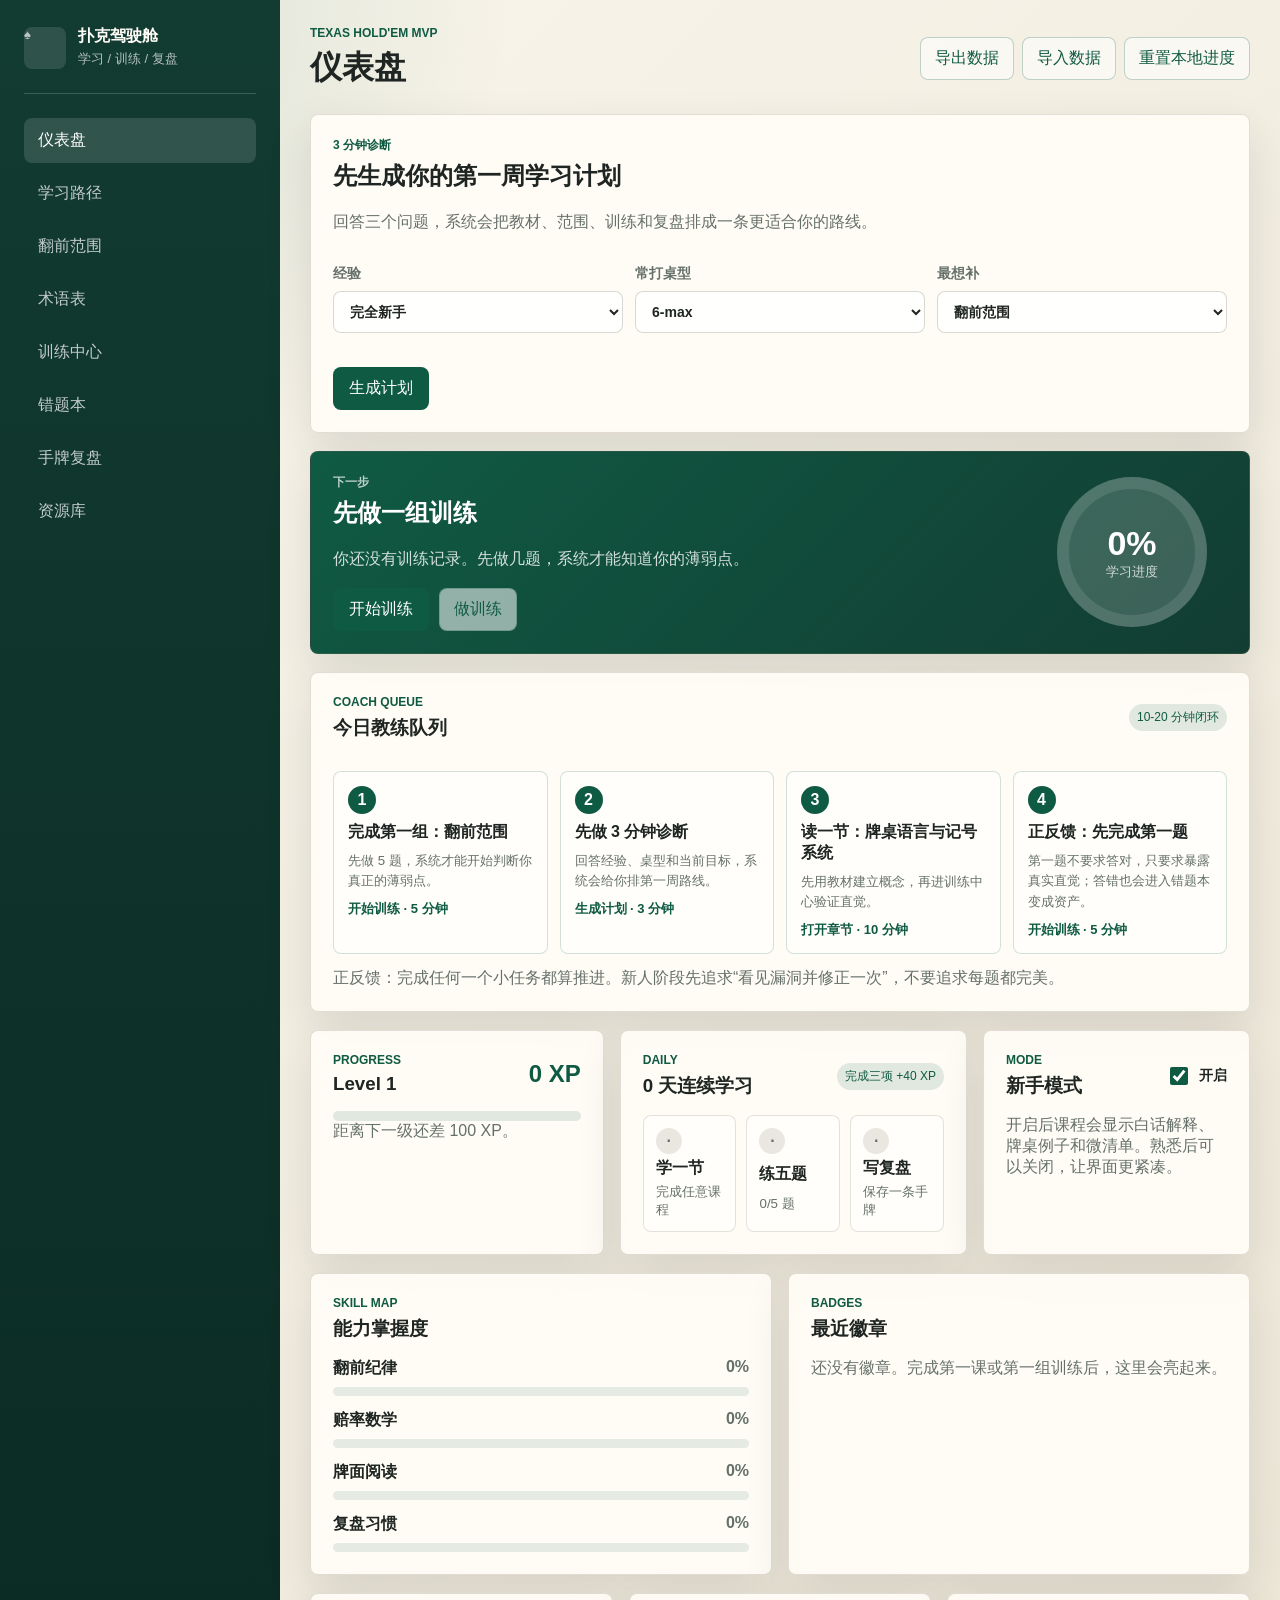
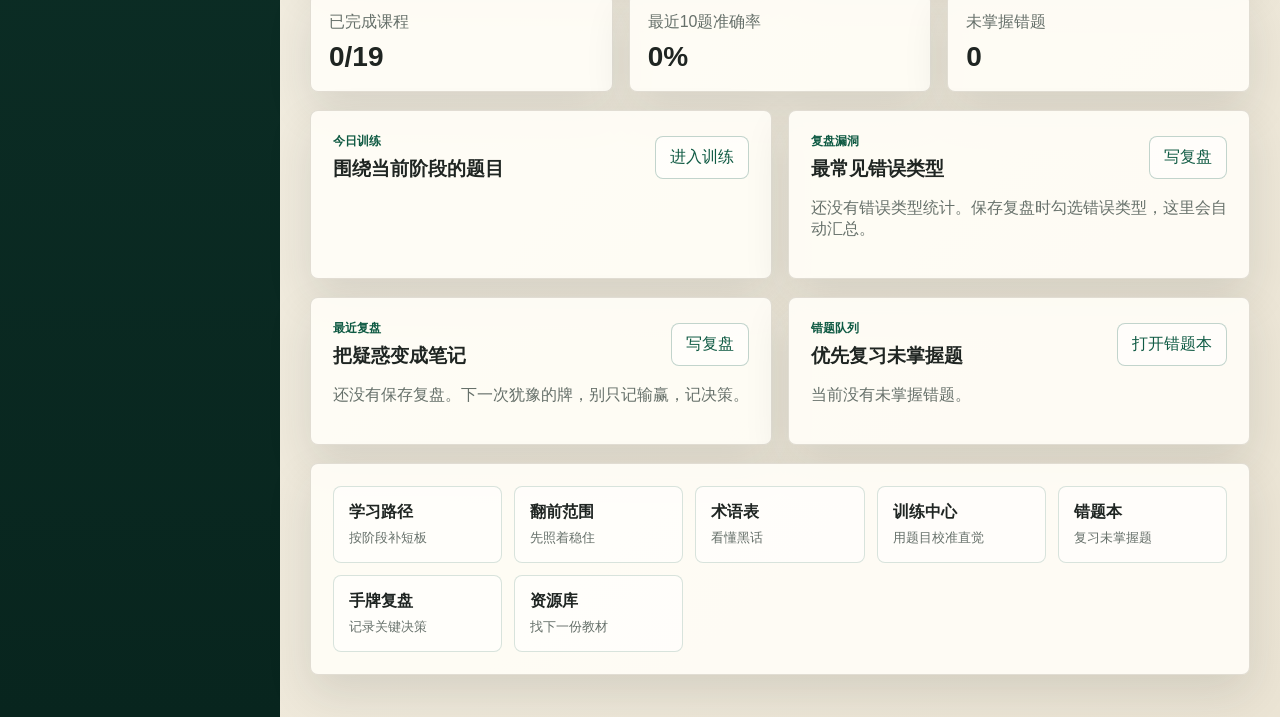
<file: index.html>
<!doctype html>
<html lang="zh-CN">
  <head>
    <meta charset="utf-8">
    <meta name="viewport" content="width=device-width, initial-scale=1">
    <title>德州扑克学习驾驶舱</title>
    <link rel="icon" href="data:,">
    <link rel="stylesheet" href="./styles.css?v=range-decoder-20260617">
  </head>
  <body>
    <div class="app-shell">
      <aside class="sidebar" aria-label="主导航">
        <div class="brand">
          <span class="brand-mark">♠</span>
          <div>
            <strong>扑克驾驶舱</strong>
            <span>学习 / 训练 / 复盘</span>
          </div>
        </div>
        <nav class="nav">
          <button class="nav-button is-active" data-route="dashboard">仪表盘</button>
          <button class="nav-button" data-route="learning">学习路径</button>
          <button class="nav-button" data-route="ranges">翻前范围</button>
          <button class="nav-button" data-route="glossary">术语表</button>
          <button class="nav-button" data-route="training">训练中心</button>
          <button class="nav-button" data-route="mistakes">错题本</button>
          <button class="nav-button" data-route="review">手牌复盘</button>
          <button class="nav-button" data-route="resources">资源库</button>
        </nav>
      </aside>
      <main class="main-panel">
        <header class="topbar">
          <div>
            <p class="eyebrow">Texas Hold'em MVP</p>
            <h1 id="page-title">仪表盘</h1>
          </div>
          <div class="topbar-actions">
            <button class="ghost-button" id="export-data" type="button">导出数据</button>
            <button class="ghost-button" id="import-data" type="button">导入数据</button>
            <button class="ghost-button" id="reset-progress" type="button">重置本地进度</button>
            <input id="import-file" type="file" accept="application/json,.json" hidden>
          </div>
        </header>
        <section id="import-preview" class="import-preview" hidden></section>
        <section id="app" class="content" aria-live="polite"></section>
      </main>
    </div>
    <script type="module" src="./src/main.js?v=range-decoder-20260617"></script>
  </body>
</html>
</file>
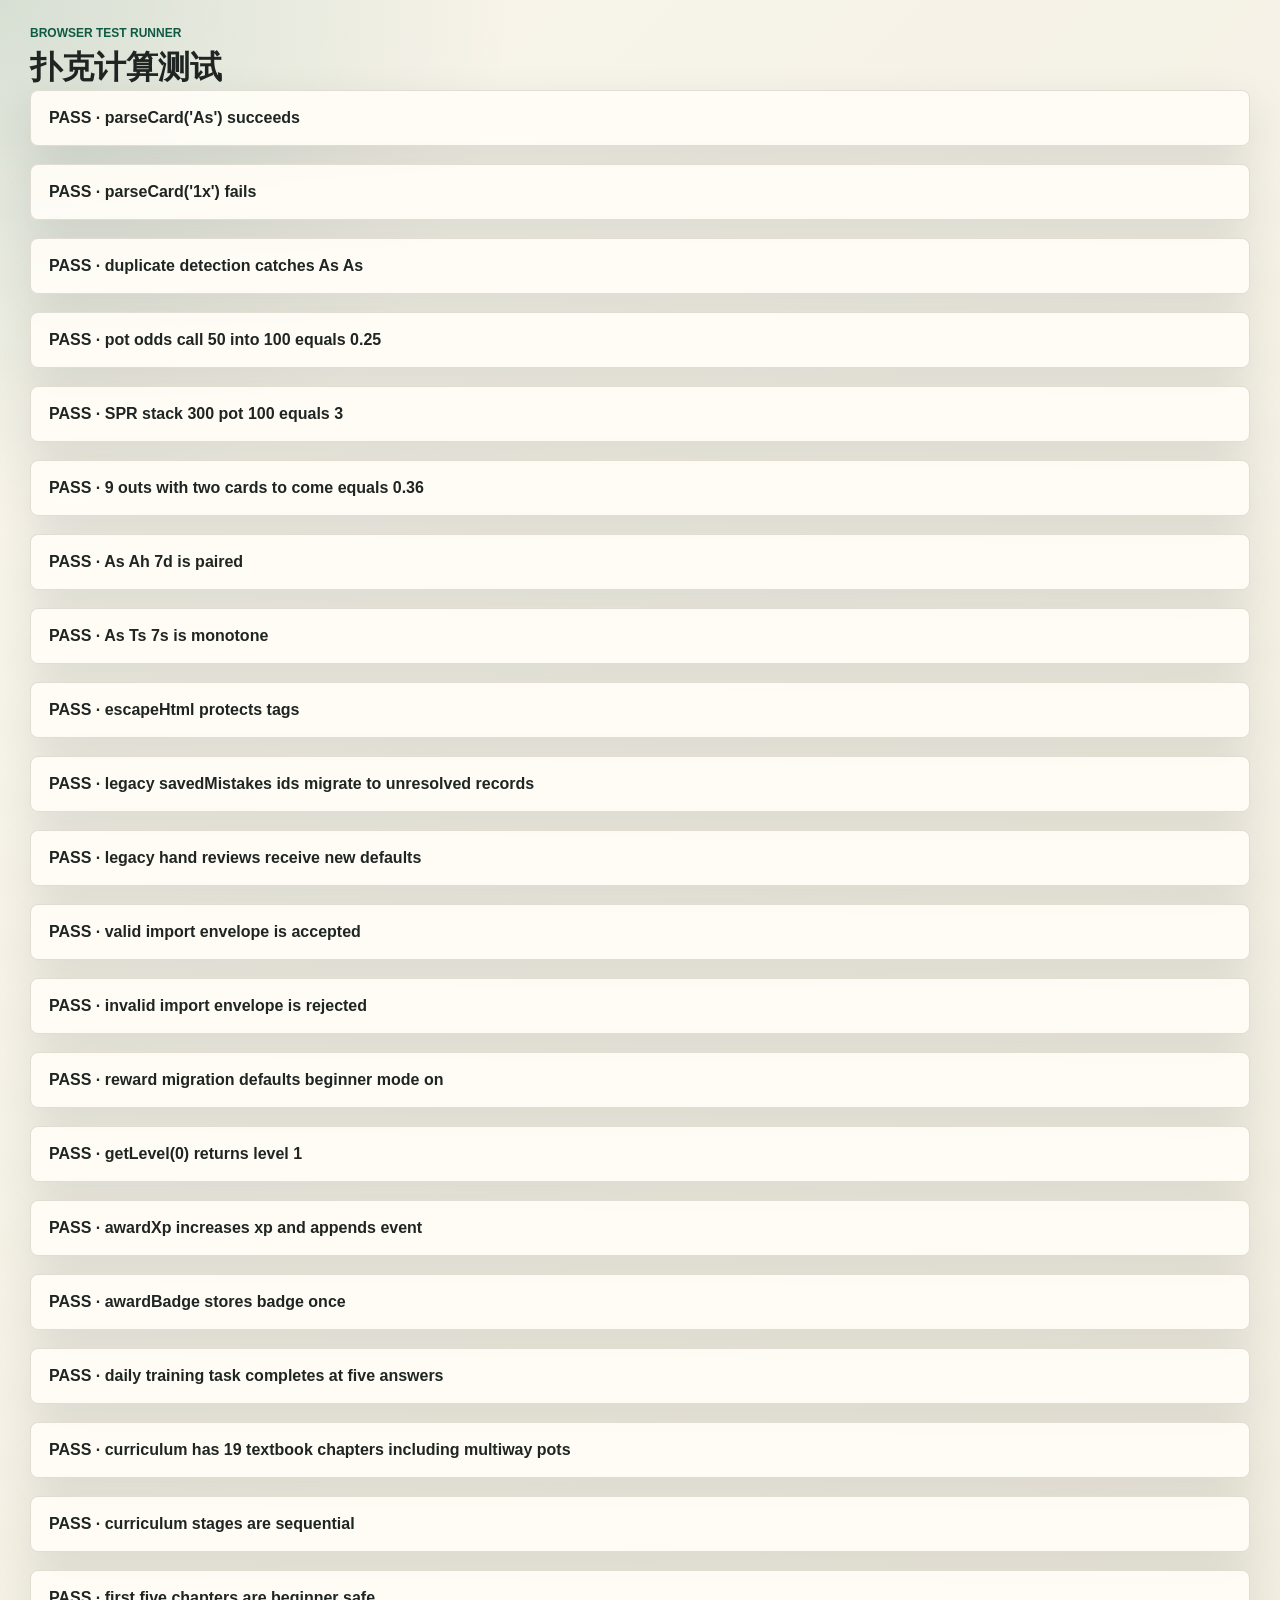
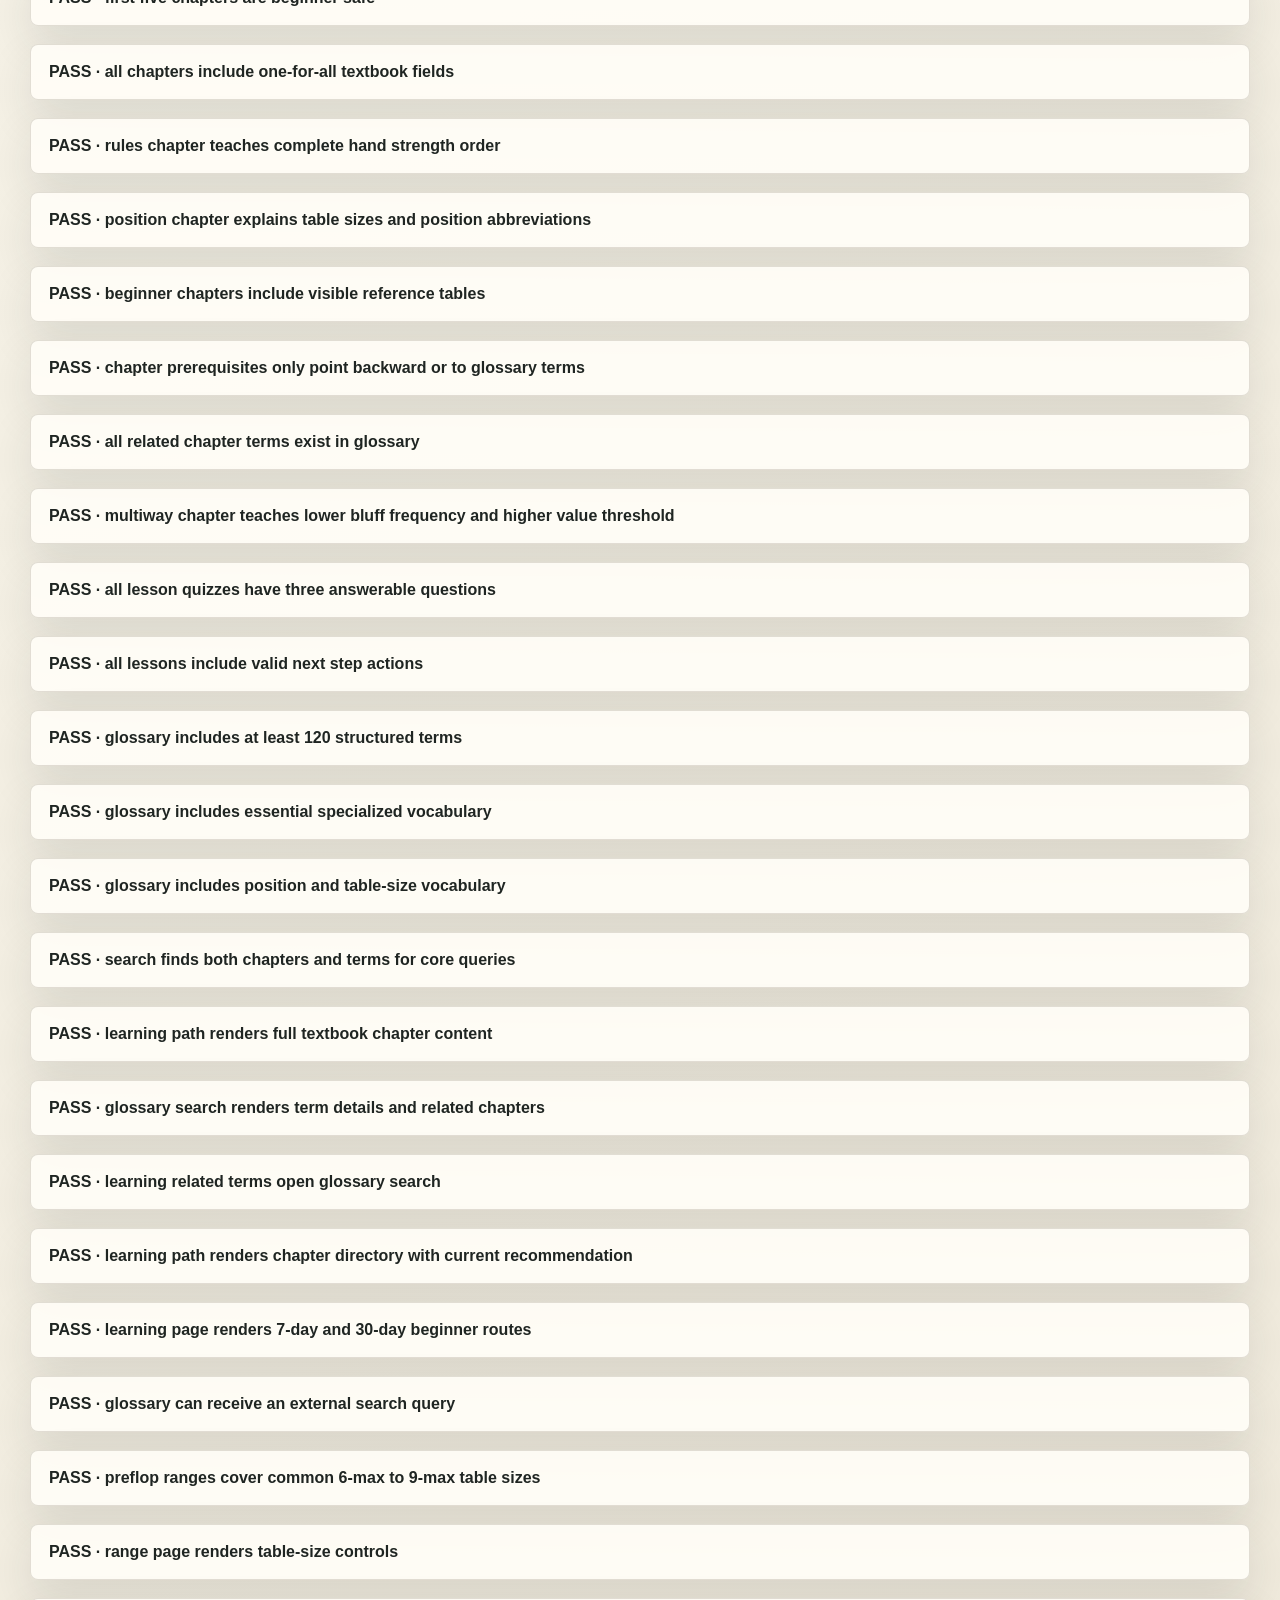
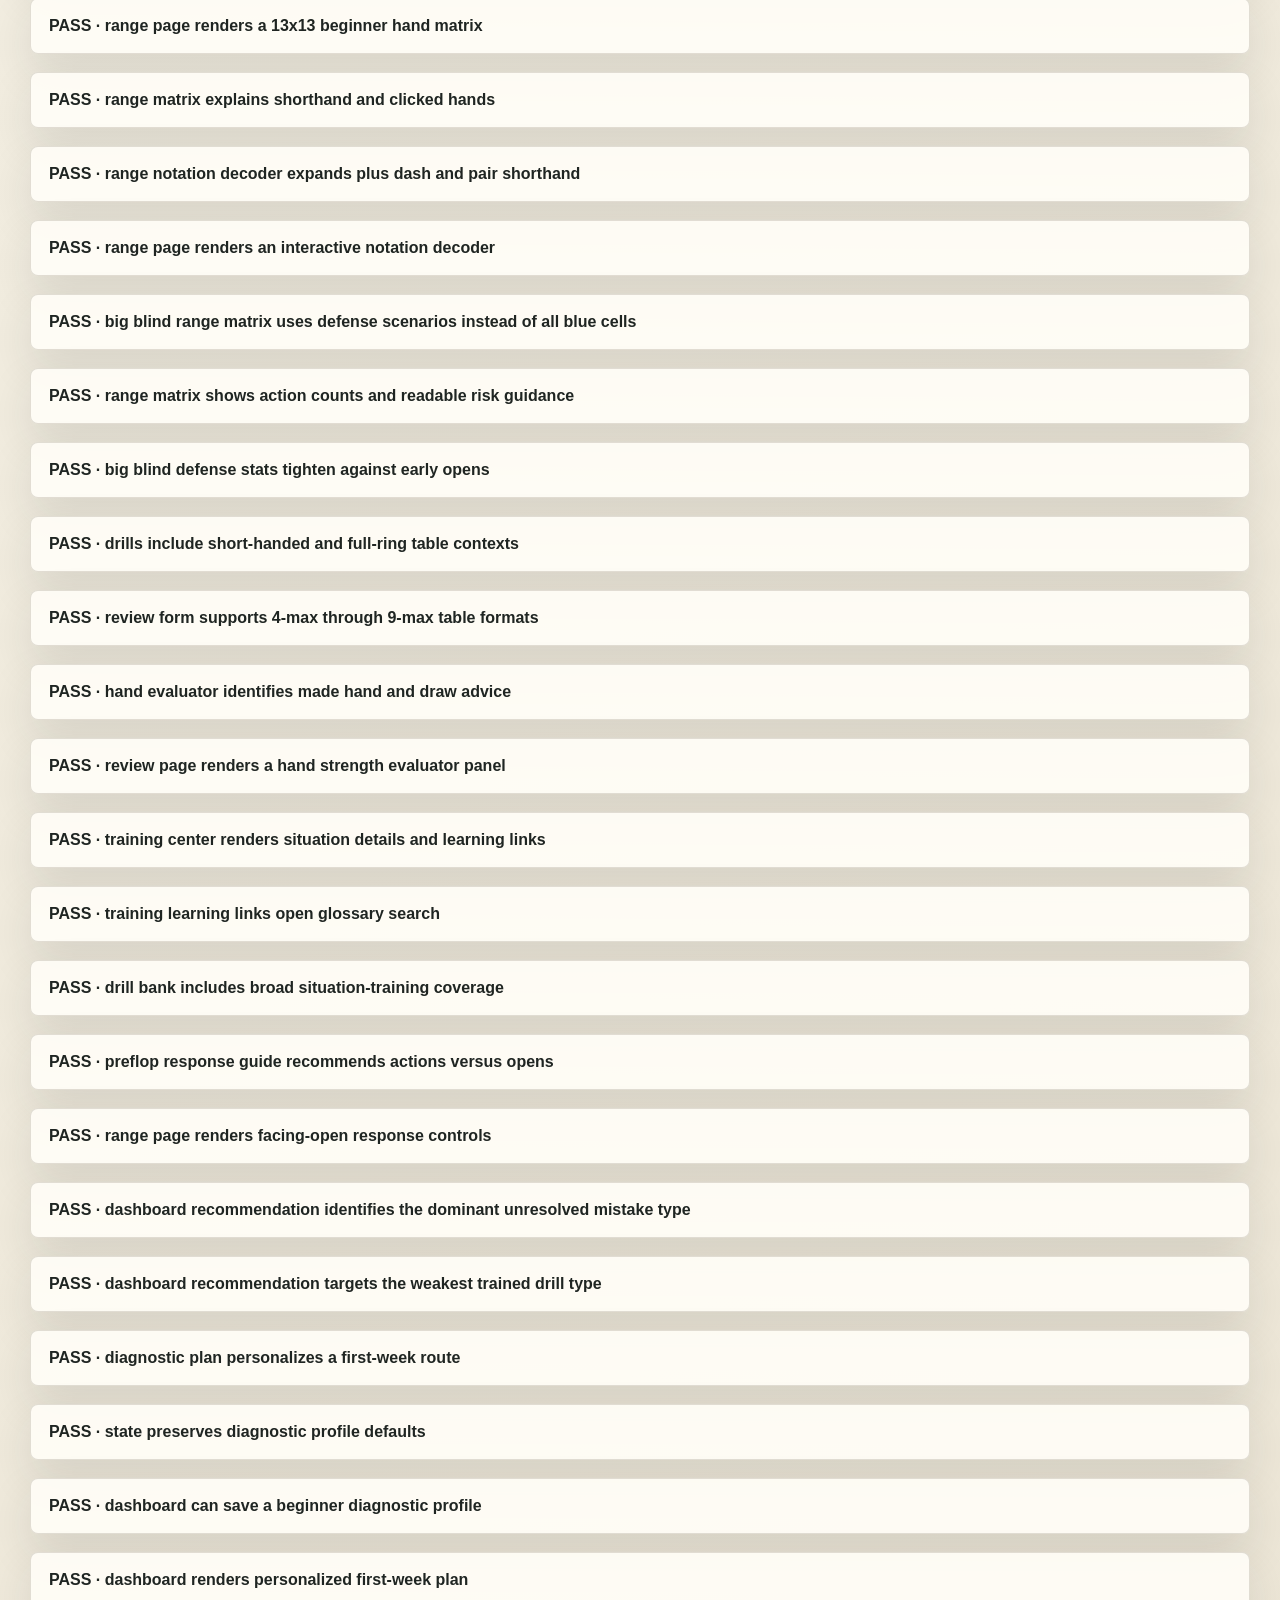
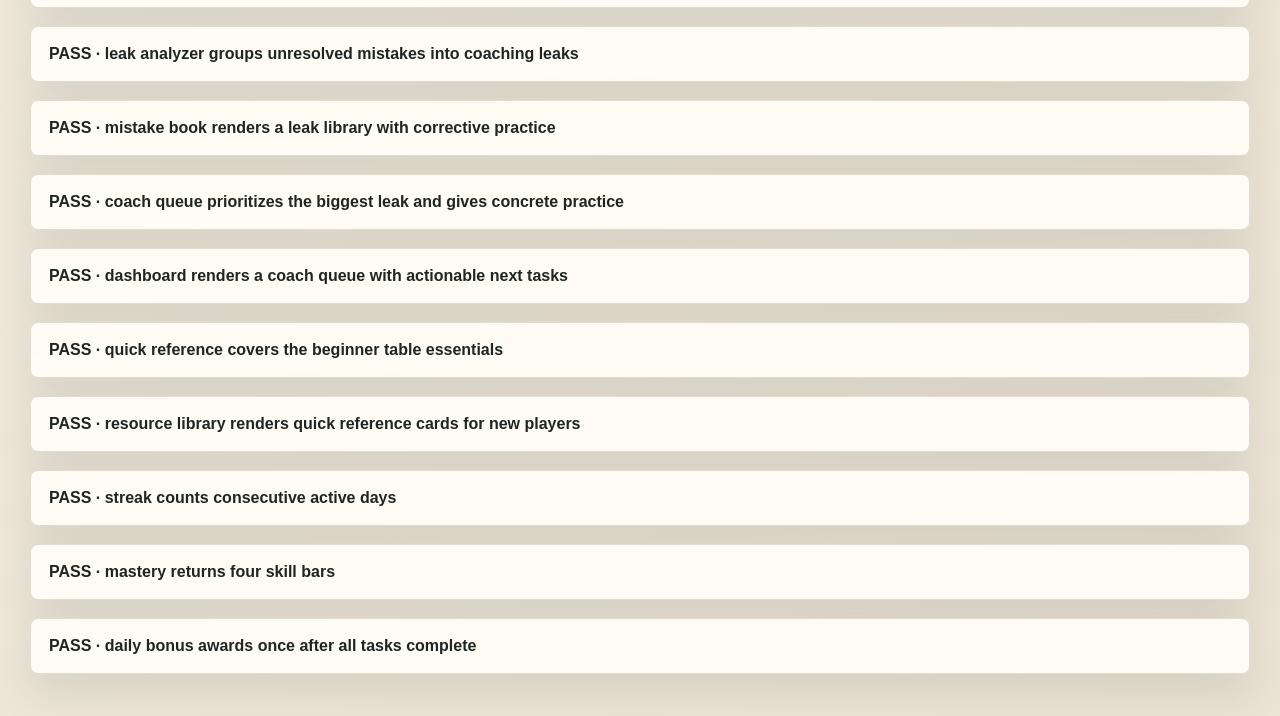
<file: tests.html>
<!doctype html>
<html lang="zh-CN">
  <head>
    <meta charset="utf-8">
    <meta name="viewport" content="width=device-width, initial-scale=1">
    <title>扑克计算测试</title>
    <link rel="icon" href="data:,">
    <link rel="stylesheet" href="./styles.css">
  </head>
  <body>
    <main class="main-panel">
      <p class="eyebrow">Browser Test Runner</p>
      <h1>扑克计算测试</h1>
      <section id="results" class="content"></section>
    </main>
    <script type="module">
      import { parseCard, parseCards, hasDuplicateCards } from "./src/lib/cards.js";
      import { calculatePotOdds, calculateSpr, estimateDrawEquity } from "./src/lib/pokerMath.js";
      import { analyzeBoardTexture } from "./src/lib/boardTexture.js";
      import { escapeHtml } from "./src/lib/sanitize.js";
      import { normalizeState } from "./src/lib/storage.js?v=diagnostic-20260616";
      import { createExportEnvelope, validateImportEnvelope } from "./src/lib/importExport.js";
      import { awardBadge, awardXp, calculateMastery, calculateStreak, getDailyTasks, getLevel, markDailyActivity, maybeAwardDailyBonus } from "./src/lib/rewards.js";
      import { evaluateHoldemHand } from "./src/lib/handEvaluator.js?v=coach-20260616";
      import { generateStarterPlan } from "./src/lib/diagnosticPlan.js?v=diagnostic-20260616";
      import { analyzeMistakeLeaks } from "./src/lib/leakAnalyzer.js?v=leaks-20260617";
      import { buildCoachQueue } from "./src/lib/coachAdvisor.js?v=coach-queue-20260617";
      import { decodeRangeNotation } from "./src/lib/rangeNotation.js?v=range-decoder-20260617";
      import { searchContent } from "./src/lib/contentSearch.js";
      import { lessons } from "./src/data/lessons.js";
      import { drills } from "./src/data/drills.js?v=coach-links-20260616";
      import { resources } from "./src/data/resources.js";
      import { quickReferenceCards } from "./src/data/quickReference.js?v=quick-ref-20260617";
      import { glossaryTerms } from "./src/data/glossary.js";
      import { preflopRanges } from "./src/data/preflopRanges.js";
      import { choosePreflopResponse, preflopResponseSpots } from "./src/data/preflopResponses.js?v=coach-20260616";
      import { renderLearning } from "./src/features/learning.js";
      import { renderDashboard } from "./src/features/dashboard.js?v=coach-queue-20260617";
      import { renderGlossary, setGlossarySearch } from "./src/features/glossary.js";
      import { renderRanges } from "./src/features/ranges.js?v=range-decoder-20260617";
      import { renderTraining } from "./src/features/training.js?v=coach-links-20260616";
      import { renderMistakes } from "./src/features/mistakes.js?v=leaks-20260617";
      import { renderReview } from "./src/features/review.js?v=coach-20260616";
      import { renderResources } from "./src/features/resources.js?v=quick-ref-20260617";

      const tests = [
        ["parseCard('As') succeeds", () => parseCard("As").ok],
        ["parseCard('1x') fails", () => !parseCard("1x").ok],
        ["duplicate detection catches As As", () => {
          const parsed = parseCards("As As");
          return hasDuplicateCards(parsed.cards);
        }],
        ["pot odds call 50 into 100 equals 0.25", () => calculatePotOdds(50, 100) === 0.25],
        ["SPR stack 300 pot 100 equals 3", () => calculateSpr(300, 100) === 3],
        ["9 outs with two cards to come equals 0.36", () => estimateDrawEquity(9, 2) === 0.36],
        ["As Ah 7d is paired", () => {
          const parsed = parseCards("As Ah 7d");
          return analyzeBoardTexture(parsed.cards).paired === "paired";
        }],
        ["As Ts 7s is monotone", () => {
          const parsed = parseCards("As Ts 7s");
          return analyzeBoardTexture(parsed.cards).suitState === "monotone";
        }],
        ["escapeHtml protects tags", () => escapeHtml("<script>") === "&lt;script&gt;"],
        ["legacy savedMistakes ids migrate to unresolved records", () => {
          const state = normalizeState({ savedMistakes: ["dc-002"] });
          return state.savedMistakes.length === 1
            && state.savedMistakes[0].questionId === "dc-002"
            && state.savedMistakes[0].status === "unresolved";
        }],
        ["legacy hand reviews receive new defaults", () => {
          const state = normalizeState({ handReviews: [{ id: "r1", heroHand: "As Ks" }] });
          return Array.isArray(state.handReviews[0].errorTypes)
            && state.handReviews[0].userNote === ""
            && state.handReviews[0].streetFocus === "overall";
        }],
        ["valid import envelope is accepted", () => {
          const envelope = createExportEnvelope({ completedLessons: ["x"], drillAttempts: [], savedMistakes: [], handReviews: [] });
          return validateImportEnvelope(envelope).ok;
        }],
        ["invalid import envelope is rejected", () => {
          return !validateImportEnvelope({ app: "other", version: 1, state: {} }).ok;
        }],
        ["reward migration defaults beginner mode on", () => {
          const state = normalizeState({});
          return state.beginnerMode === true && state.xp === 0 && Array.isArray(state.badges);
        }],
        ["getLevel(0) returns level 1", () => getLevel(0) === 1],
        ["awardXp increases xp and appends event", () => {
          const state = awardXp(normalizeState({}), "test", 30, "测试");
          return state.xp === 30 && state.xpEvents.length === 1;
        }],
        ["awardBadge stores badge once", () => {
          const state = awardBadge(awardBadge(normalizeState({}), "first-lesson"), "first-lesson");
          return state.badges.length === 1;
        }],
        ["daily training task completes at five answers", () => {
          const state = markDailyActivity(normalizeState({}), "trainCount", 5, new Date("2026-06-13T00:00:00Z"));
          return getDailyTasks(state, new Date("2026-06-13T00:00:00Z")).train;
        }],
        ["curriculum has 19 textbook chapters including multiway pots", () => {
          return lessons.length === 19
            && lessons.some((lesson) => lesson.id === "multiway-pots");
        }],
        ["curriculum stages are sequential", () => lessons.every((lesson, index) => lesson.stage === index + 1)],
        ["first five chapters are beginner safe", () => {
          return lessons.slice(0, 5).every((lesson) => lesson.beginnerSafe === true);
        }],
        ["all chapters include one-for-all textbook fields", () => {
          return lessons.every((lesson) => lesson.id
            && lesson.title
            && lesson.subtitle
            && ["beginner", "intermediate", "advanced"].includes(lesson.difficulty)
            && Number.isFinite(lesson.estimatedMinutes)
            && lesson.estimatedMinutes >= 8
            && lesson.summary
            && lesson.plainLanguage
            && Array.isArray(lesson.goals)
            && lesson.goals.length >= 3
            && Array.isArray(lesson.prerequisites)
            && Array.isArray(lesson.sections)
            && lesson.sections.length >= 4
            && lesson.sections.every((section) => section.heading && section.body && section.keyTakeaway)
            && Array.isArray(lesson.examples)
            && lesson.examples.length >= 2
            && lesson.examples.every((example) => example.title && example.scenario && example.analysis && example.takeaway)
            && Array.isArray(lesson.decisionFlow)
            && lesson.decisionFlow.length >= 4
            && Array.isArray(lesson.mistakeDetails)
            && lesson.mistakeDetails.length >= 3
            && lesson.mistakeDetails.every((item) => item.mistake && item.whyItHurts && item.betterHabit)
            && Array.isArray(lesson.checkpoint)
            && lesson.checkpoint.length >= 2
            && lesson.checkpoint.length <= 4
            && Array.isArray(lesson.practiceTasks)
            && lesson.practiceTasks.length >= 2
            && lesson.practiceTasks.every((task) => task.title && task.body)
            && Array.isArray(lesson.relatedTerms)
            && lesson.relatedTerms.length >= 5);
        }],
        ["rules chapter teaches complete hand strength order", () => {
          const chapter = lessons.find((lesson) => lesson.id === "rules-hand-rankings-showdown");
          const text = JSON.stringify(chapter);
          return ["皇家同花顺", "同花顺", "四条", "葫芦", "同花", "顺子", "三条", "两对", "一对", "高牌"]
            .every((name) => text.includes(name));
        }],
        ["position chapter explains table sizes and position abbreviations", () => {
          const chapter = lessons.find((lesson) => lesson.id === "positions-blinds-action-order");
          const text = JSON.stringify(chapter);
          return ["4-max", "5-max", "6-max", "7-max", "8-max", "9-max"].every((label) => text.includes(label))
            && ["UTG", "HJ", "CO", "BTN", "SB", "BB", "枪口位", "劫位", "关煞位", "按钮位", "小盲", "大盲"].every((label) => text.includes(label))
            && !text.includes("能说出 6-max 六个位置的行动顺序")
            && !text.includes("按顺序说出 6-max 位置");
        }],
        ["beginner chapters include visible reference tables", () => {
          const rules = lessons.find((lesson) => lesson.id === "rules-hand-rankings-showdown");
          const positions = lessons.find((lesson) => lesson.id === "positions-blinds-action-order");
          const app = document.createElement("div");
          renderLearning({
            app,
            state: normalizeState({ beginnerMode: true }),
            setState: () => {},
            data: { lessons, glossaryTerms },
            navigate: () => {}
          });
          const text = app.textContent;
          return Array.isArray(rules.referenceTables)
            && rules.referenceTables.some((table) => table.title === "牌型速查表" && table.rows.length === 10)
            && Array.isArray(positions.referenceTables)
            && positions.referenceTables.some((table) => table.title === "桌型位置表" && table.rows.length >= 6)
            && text.includes("牌型速查表")
            && text.includes("桌型位置表")
            && text.includes("第 1 强")
            && text.includes("4-max");
        }],
        ["chapter prerequisites only point backward or to glossary terms", () => {
          const chapterIndex = new Map(lessons.map((lesson, index) => [lesson.id, index]));
          const termIds = new Set(glossaryTerms.map((term) => term.id));
          return lessons.every((lesson, index) => {
            return lesson.prerequisites.every((item) => {
              if (termIds.has(item)) return true;
              return chapterIndex.has(item) && chapterIndex.get(item) < index;
            });
          });
        }],
        ["all related chapter terms exist in glossary", () => {
          const termIds = new Set(glossaryTerms.map((term) => term.id));
          return lessons.every((lesson) => lesson.relatedTerms.every((termId) => termIds.has(termId)));
        }],
        ["multiway chapter teaches lower bluff frequency and higher value threshold", () => {
          const chapter = lessons.find((lesson) => lesson.id === "multiway-pots");
          const text = JSON.stringify(chapter);
          return chapter
            && chapter.stage > lessons.find((lesson) => lesson.id === "cbet-probe-donk-checkraise").stage
            && ["多人底池", "下注频率下降", "价值阈值提高", "顶对降级", "坚果听牌"].every((phrase) => text.includes(phrase));
        }],
        ["all lesson quizzes have three answerable questions", () => {
          return lessons.every((lesson) => Array.isArray(lesson.quiz)
            && lesson.quiz.length === 3
            && lesson.quiz.every((item) => item.question
              && Array.isArray(item.options)
              && item.options.length >= 2
              && item.options.includes(item.answer)
              && item.explanation));
        }],
        ["all lessons include valid next step actions", () => {
          const validRoutes = new Set(["learning", "ranges", "glossary", "training", "mistakes", "review", "resources"]);
          const lessonIds = new Set(lessons.map((lesson) => lesson.id));
          return lessons.every((lesson) => Array.isArray(lesson.nextSteps)
            && lesson.nextSteps.length >= 1
            && lesson.nextSteps.every((step) => {
              const routeOk = !step.route || validRoutes.has(step.route);
              const chapterOk = !step.chapterId || lessonIds.has(step.chapterId);
              return step.label && routeOk && chapterOk && (step.route || step.chapterId);
            }));
        }],
        ["glossary includes at least 120 structured terms", () => {
          return glossaryTerms.length >= 120
            && glossaryTerms.every((item) => item.id
              && item.term
              && item.english
              && Array.isArray(item.aliases)
              && item.category
              && ["beginner", "intermediate", "advanced"].includes(item.difficulty)
              && item.definition
              && item.simple
              && item.example
              && item.misunderstanding
              && Array.isArray(item.relatedTerms));
        }],
        ["glossary includes essential specialized vocabulary", () => {
          const searchable = glossaryTerms.map((term) => [
            term.id,
            term.term,
            term.english,
            term.abbreviation,
            ...(term.aliases || [])
          ].join(" ").toLowerCase()).join(" ");
          return ["c-bet", "donk bet", "probe bet", "range advantage", "nut advantage", "equity realization", "mdf", "icm", "tilt", "aks", "aqo", "pocket pair", "bb", "effective stack", "board texture"]
            .every((needle) => searchable.includes(needle));
        }],
        ["glossary includes position and table-size vocabulary", () => {
          const ids = new Set(glossaryTerms.map((term) => term.id));
          return ["utg", "utg-plus-one", "mp", "lj", "hj", "co", "btn", "sb", "bb", "table-size", "short-handed", "full-ring"]
            .every((id) => ids.has(id));
        }],
        ["search finds both chapters and terms for core queries", () => {
          return ["SPR", "limp", "range advantage", "turn barrel", "MDF", "ICM", "tilt"].every((query) => {
            const result = searchContent(query, lessons, glossaryTerms);
            return result.terms.length >= 1 && result.chapters.length >= 1;
          });
        }],
        ["learning path renders full textbook chapter content", () => {
          const app = document.createElement("div");
          const lesson = lessons[0];
          renderLearning({
            app,
            state: normalizeState({ beginnerMode: true }),
            setState: () => {},
            data: { lessons, glossaryTerms },
            navigate: () => {}
          });
          const text = app.textContent;
          return text.includes("19 章")
            && text.includes(lesson.sections[0].keyTakeaway)
            && text.includes(lesson.examples[0].analysis)
            && text.includes(lesson.mistakeDetails[0].betterHabit)
            && text.includes(lesson.practiceTasks[1].title)
            && text.includes(glossaryTerms.find((term) => term.id === lesson.relatedTerms[0]).term)
            && !text.includes("六阶段路线");
        }],
        ["glossary search renders term details and related chapters", () => {
          const app = document.createElement("div");
          setGlossarySearch("");
          renderGlossary({ app, data: { lessons, glossaryTerms } });
          const input = app.querySelector("[data-glossary-search]");
          input.value = "range advantage";
          input.dispatchEvent(new Event("input"));
          const text = app.textContent;
          return text.includes("相关章节")
            && text.includes("范围优势")
            && text.includes("Range advantage")
            && text.includes("常见误解");
        }],
        ["learning related terms open glossary search", () => {
          const app = document.createElement("div");
          let target = "";
          renderLearning({
            app,
            state: normalizeState({ beginnerMode: true }),
            setState: () => {},
            data: { lessons, glossaryTerms },
            navigate: () => {},
            openGlossarySearch: (query) => {
              target = query;
            }
          });
          app.querySelector("[data-lesson-term-search]").click();
          return target === glossaryTerms.find((term) => term.id === lessons[0].relatedTerms[0]).term;
        }],
        ["learning path renders chapter directory with current recommendation", () => {
          const app = document.createElement("div");
          renderLearning({
            app,
            state: normalizeState({ beginnerMode: true, completedLessons: [lessons[0].id, lessons[1].id] }),
            setState: () => {},
            data: { lessons, glossaryTerms },
            navigate: () => {}
          });
          const directoryButtons = [...app.querySelectorAll("[data-lesson-jump]")];
          const currentButton = app.querySelector("[data-lesson-jump].is-current");
          const completedButtons = app.querySelectorAll("[data-lesson-jump].is-complete");
          const text = app.textContent;
          return directoryButtons.length === 19
            && completedButtons.length === 2
            && currentButton?.dataset.lessonJump === lessons[2].id
            && text.includes("章节目录")
            && text.includes("当前建议")
            && text.includes("已完成 2/19");
        }],
        ["learning page renders 7-day and 30-day beginner routes", () => {
          const app = document.createElement("div");
          renderLearning({
            app,
            state: normalizeState({ beginnerMode: true }),
            setState: () => {},
            data: { lessons, glossaryTerms },
            navigate: () => {}
          });
          const text = app.textContent;
          return text.includes("7 天新手路线")
            && text.includes("30 天进阶路线")
            && text.includes("第 1 天")
            && text.includes("第 4 周");
        }],
        ["glossary can receive an external search query", () => {
          const app = document.createElement("div");
          setGlossarySearch("SPR");
          renderGlossary({ app, data: { lessons, glossaryTerms } });
          const text = app.textContent;
          const input = app.querySelector("[data-glossary-search]");
          setGlossarySearch("");
          return input.value === "SPR" && text.includes("相关章节") && text.includes("SPR");
        }],
        ["preflop ranges cover common 6-max to 9-max table sizes", () => {
          const required = {
            "4-max": ["CO", "BTN", "SB", "BB"],
            "5-max": ["HJ", "CO", "BTN", "SB", "BB"],
            "6-max": ["UTG", "HJ", "CO", "BTN", "SB", "BB"],
            "7-max": ["UTG", "LJ", "HJ", "CO", "BTN", "SB", "BB"],
            "8-max": ["UTG", "UTG+1", "LJ", "HJ", "CO", "BTN", "SB", "BB"],
            "9-max": ["UTG", "UTG+1", "MP", "LJ", "HJ", "CO", "BTN", "SB", "BB"]
          };
          return Object.entries(required).every(([tableSize, positions]) => {
            const available = new Set(preflopRanges.filter((item) => item.tableSize === tableSize).map((item) => item.position));
            return positions.every((position) => available.has(position));
          });
        }],
        ["range page renders table-size controls", () => {
          const app = document.createElement("div");
          renderRanges({ app, data: { preflopRanges } });
          const text = app.textContent;
          return ["4-max", "5-max", "6-max", "7-max", "8-max", "9-max"].every((label) => text.includes(label))
            && text.includes("常见桌型")
            && app.querySelectorAll("[data-range-table-size]").length === 6;
        }],
        ["range page renders a 13x13 beginner hand matrix", () => {
          const app = document.createElement("div");
          renderRanges({ app, data: { preflopRanges } });
          const cells = app.querySelectorAll("[data-hand-cell]");
          const text = app.textContent;
          return cells.length === 169
            && text.includes("13x13 起手牌矩阵")
            && text.includes("颜色图例")
            && app.querySelectorAll("[data-range-position]").length >= 4
            && app.querySelector('[data-hand-cell="AA"]')
            && app.querySelector('[data-hand-cell="AKs"]')
            && app.querySelector('[data-hand-cell="AKo"]');
        }],
        ["range matrix explains shorthand and clicked hands", () => {
          const app = document.createElement("div");
          renderRanges({ app, data: { preflopRanges } });
          app.querySelector('[data-range-table-size="4-max"]').click();
          app.querySelector('[data-range-position="CO"]').click();
          const a7s = app.querySelector('[data-hand-cell="A7s"]');
          const a6s = app.querySelector('[data-hand-cell="A6s"]');
          a7s.click();
          const text = app.textContent;
          return a7s.dataset.rangeAction === "open"
            && a6s.dataset.rangeAction === "fold"
            && text.includes("A7s+ 表示 A7s、A8s")
            && text.includes("A7s 在 4-max CO")
            && text.includes("默认可以开池");
        }],
        ["range notation decoder expands plus dash and pair shorthand", () => {
          const decoded = decodeRangeNotation("A7s+, 98s-65s, 22+, AQo+");
          const handSet = new Set(decoded.hands);
          return decoded.ok
            && handSet.has("A7s")
            && handSet.has("AKs")
            && handSet.has("98s")
            && handSet.has("65s")
            && handSet.has("22")
            && handSet.has("AA")
            && handSet.has("AQo")
            && handSet.has("AKo")
            && decoded.explanations.length >= 4;
        }],
        ["range page renders an interactive notation decoder", () => {
          const app = document.createElement("div");
          renderRanges({ app, data: { preflopRanges } });
          const input = app.querySelector("[data-range-decoder-input]");
          input.value = "A7s+, 98s-65s, 22+";
          input.dispatchEvent(new Event("input"));
          const text = app.textContent;
          return text.includes("范围写法解码器")
            && text.includes("A7s")
            && text.includes("AKs")
            && text.includes("98s")
            && text.includes("65s")
            && app.querySelectorAll("[data-decoded-hand]").length >= 10;
        }],
        ["big blind range matrix uses defense scenarios instead of all blue cells", () => {
          const app = document.createElement("div");
          renderRanges({ app, data: { preflopRanges } });
          app.querySelector('[data-range-table-size="6-max"]').click();
          app.querySelector('[data-range-position="BB"]').click();
          const cells = [...app.querySelectorAll("[data-hand-cell]")];
          const contextCells = cells.filter((cell) => cell.dataset.rangeAction === "context");
          const aa = app.querySelector('[data-hand-cell="AA"]');
          const sevenTwo = app.querySelector('[data-hand-cell="72o"]');
          const text = app.textContent;
          return cells.length === 169
            && contextCells.length < 169
            && aa.dataset.rangeAction === "premium"
            && sevenTwo.dataset.rangeAction === "fold"
            && app.querySelectorAll("[data-bb-defense-scenario]").length >= 3
            && text.includes("面对 BTN/SB 偷盲")
            && text.includes("大盲防守场景");
        }],
        ["range matrix shows action counts and readable risk guidance", () => {
          const app = document.createElement("div");
          renderRanges({ app, data: { preflopRanges } });
          app.querySelector('[data-range-table-size="6-max"]').click();
          app.querySelector('[data-range-position="UTG"]').click();
          const text = app.textContent;
          const playable = Number(app.querySelector("[data-range-count-playable]")?.textContent || 0);
          const folded = Number(app.querySelector("[data-range-count-fold]")?.textContent || 0);
          return text.includes("范围统计")
            && text.includes("默认可玩")
            && text.includes("默认弃牌")
            && text.includes("不是死表")
            && playable > 0
            && folded > playable;
        }],
        ["big blind defense stats tighten against early opens", () => {
          const app = document.createElement("div");
          renderRanges({ app, data: { preflopRanges } });
          app.querySelector('[data-range-table-size="6-max"]').click();
          app.querySelector('[data-range-position="BB"]').click();
          const latePlayable = Number(app.querySelector("[data-range-count-playable]")?.textContent || 0);
          app.querySelector('[data-bb-defense-scenario="early-open"]').click();
          const earlyPlayable = Number(app.querySelector("[data-range-count-playable]")?.textContent || 0);
          const text = app.textContent;
          return latePlayable > earlyPlayable
            && earlyPlayable > 0
            && text.includes("早位开池代表强范围")
            && text.includes("面对早位强开池");
        }],
        ["drills include short-handed and full-ring table contexts", () => {
          const text = drills.map((drill) => drill.prompt).join(" ");
          return ["4-max", "5-max", "7-max", "8-max", "9-max", "多人底池"].every((label) => text.includes(label));
        }],
        ["review form supports 4-max through 9-max table formats", () => {
          const app = document.createElement("div");
          renderReview({ app, state: normalizeState({}), setState: () => {} });
          const select = app.querySelector('select[name="tableFormat"]');
          const values = [...select.options].map((item) => item.value);
          return ["4-max", "5-max", "6-max", "7-max", "8-max", "9-max"].every((label) => values.includes(label));
        }],
        ["hand evaluator identifies made hand and draw advice", () => {
          const trips = evaluateHoldemHand(parseCards("Ah Ad").cards, parseCards("As 7d 2c").cards);
          const draw = evaluateHoldemHand(parseCards("As Ks").cards, parseCards("Qs Js 2d").cards);
          return trips.madeHand.rank === "trips"
            && trips.madeHand.label.includes("三条")
            && draw.draws.some((item) => item.type === "flush-draw" && item.outs === 9)
            && draw.draws.some((item) => item.type === "gutshot")
            && draw.recommendation.includes("听牌");
        }],
        ["review page renders a hand strength evaluator panel", () => {
          const app = document.createElement("div");
          renderReview({ app, state: normalizeState({}), setState: () => {} });
          const text = app.textContent;
          return text.includes("手牌判断器")
            && text.includes("当前牌力")
            && text.includes("听牌 / outs")
            && app.querySelector("[data-hand-evaluator]");
        }],
        ["training center renders situation details and learning links", () => {
          const app = document.createElement("div");
          renderTraining({
            app,
            state: normalizeState({}),
            setState: () => {},
            data: { drills },
            trainingTargetQuestionId: "pf-003"
          });
          const text = app.textContent;
          return text.includes("牌桌情境")
            && text.includes("行动线")
            && text.includes("学习链接")
            && app.querySelectorAll("[data-drill-link]").length > 0;
        }],
        ["training learning links open glossary search", () => {
          const app = document.createElement("div");
          let query = "";
          renderTraining({
            app,
            state: normalizeState({}),
            setState: () => {},
            data: { drills },
            trainingTargetQuestionId: "pf-003",
            openGlossarySearch: (value) => {
              query = value;
            }
          });
          const link = app.querySelector("[data-drill-link]");
          link.click();
          return link.tagName === "BUTTON" && query.length > 0;
        }],
        ["drill bank includes broad situation-training coverage", () => {
          const situationDrills = drills.filter((drill) => drill.situation);
          const coveredTypes = new Set(situationDrills.map((drill) => drill.type));
          return situationDrills.length >= 10
            && coveredTypes.has("preflop")
            && coveredTypes.has("odds")
            && coveredTypes.has("decision");
        }],
        ["preflop response guide recommends actions versus opens", () => {
          const response = choosePreflopResponse("6-max", "CO", "BTN", "AQs");
          return preflopResponseSpots.length >= 4
            && response.action === "3-bet"
            && response.reason.includes("位置")
            && response.confidence === "standard";
        }],
        ["range page renders facing-open response controls", () => {
          const app = document.createElement("div");
          renderRanges({ app, data: { preflopRanges } });
          const text = app.textContent;
          return text.includes("面对开池决策")
            && text.includes("我在 BTN")
            && text.includes("对手 CO 开池")
            && app.querySelector("[data-preflop-response-hand]")
            && app.querySelector("[data-preflop-response-action]");
        }],
        ["dashboard recommendation identifies the dominant unresolved mistake type", () => {
          const app = document.createElement("div");
          renderDashboard({
            app,
            state: normalizeState({
              savedMistakes: [
                { questionId: "pf-001", status: "unresolved", wrongAnswers: ["跟注"] },
                { questionId: "pf-002", status: "unresolved", wrongAnswers: ["弃牌"] }
              ]
            }),
            setState: () => {},
            data: { lessons, drills },
            navigate: () => {}
          });
          const text = app.textContent;
          return text.includes("翻前范围")
            && text.includes("错题集中")
            && app.querySelector('[data-action="go-mistakes"]');
        }],
        ["dashboard recommendation targets the weakest trained drill type", () => {
          const app = document.createElement("div");
          renderDashboard({
            app,
            state: normalizeState({
              completedLessons: [lessons[0].id],
              handReviews: [{ id: "r1", heroHand: "As Ks", errorTypes: [], createdAt: "2026-06-13T00:00:00Z" }],
              drillAttempts: [
                { questionId: "pf-001", correct: true },
                { questionId: "pf-002", correct: true },
                { questionId: "od-001", correct: false },
                { questionId: "od-002", correct: false },
                { questionId: "od-003", correct: true }
              ]
            }),
            setState: () => {},
            data: { lessons, drills },
            navigate: () => {}
          });
          const text = app.textContent;
          return text.includes("赔率与 outs")
            && text.includes("薄弱训练")
            && app.querySelector('[data-action="go-training"]');
        }],
        ["diagnostic plan personalizes a first-week route", () => {
          const plan = generateStarterPlan({ experience: "new", tableSize: "9-max", focus: "preflop" }, lessons, drills);
          return plan.days.length === 7
            && plan.title.includes("翻前")
            && plan.summary.includes("9-max")
            && plan.days.some((day) => day.route === "ranges")
            && plan.days.some((day) => day.drillType === "preflop");
        }],
        ["state preserves diagnostic profile defaults", () => {
          const state = normalizeState({
            diagnosticProfile: {
              experience: "home-game",
              tableSize: "8-max",
              focus: "postflop"
            }
          });
          const empty = normalizeState({});
          return state.diagnosticProfile.tableSize === "8-max"
            && state.diagnosticProfile.focus === "postflop"
            && empty.diagnosticProfile === null;
        }],
        ["dashboard can save a beginner diagnostic profile", () => {
          const app = document.createElement("div");
          let nextState = null;
          renderDashboard({
            app,
            state: normalizeState({}),
            setState: (updater) => {
              nextState = updater(normalizeState({}));
            },
            data: { lessons, drills },
            navigate: () => {}
          });
          app.querySelector('[data-diagnostic-field="experience"]').value = "new";
          app.querySelector('[data-diagnostic-field="tableSize"]').value = "9-max";
          app.querySelector('[data-diagnostic-field="focus"]').value = "preflop";
          app.querySelector("[data-save-diagnostic]").click();
          return app.textContent.includes("3 分钟诊断")
            && nextState?.diagnosticProfile?.tableSize === "9-max"
            && nextState?.diagnosticProfile?.focus === "preflop";
        }],
        ["dashboard renders personalized first-week plan", () => {
          const app = document.createElement("div");
          renderDashboard({
            app,
            state: normalizeState({
              diagnosticProfile: {
                experience: "new",
                tableSize: "6-max",
                focus: "odds"
              }
            }),
            setState: () => {},
            data: { lessons, drills },
            navigate: () => {}
          });
          const text = app.textContent;
          return text.includes("你的第一周计划")
            && text.includes("赔率")
            && app.querySelectorAll("[data-diagnostic-day]").length === 7;
        }],
        ["leak analyzer groups unresolved mistakes into coaching leaks", () => {
          const leaks = analyzeMistakeLeaks(normalizeState({
            savedMistakes: [
              { questionId: "pf-001", status: "unresolved", wrongAnswers: ["跟注"] },
              { questionId: "pf-009", status: "unresolved", wrongAnswers: ["冷跟"] },
              { questionId: "od-006", status: "unresolved", wrongAnswers: ["轻松跟注"] }
            ]
          }), drills);
          return leaks.length >= 2
            && leaks[0].count >= 1
            && leaks.some((leak) => leak.id === "preflop-discipline" && leak.correctiveDrills.length > 0)
            && leaks.some((leak) => leak.id === "price-discipline");
        }],
        ["mistake book renders a leak library with corrective practice", () => {
          const app = document.createElement("div");
          let targetQuestion = "";
          renderMistakes({
            app,
            state: normalizeState({
              savedMistakes: [
                { questionId: "pf-001", status: "unresolved", wrongAnswers: ["跟注"] },
                { questionId: "pf-009", status: "unresolved", wrongAnswers: ["冷跟"] },
                { questionId: "od-006", status: "unresolved", wrongAnswers: ["轻松跟注"] }
              ]
            }),
            setState: () => {},
            data: { drills },
            openTrainingQuestion: (questionId) => {
              targetQuestion = questionId;
            }
          });
          const firstButton = app.querySelector("[data-leak-practice]");
          firstButton.click();
          const text = app.textContent;
          return text.includes("漏洞库")
            && text.includes("纠正训练")
            && app.querySelectorAll("[data-leak-card]").length >= 2
            && targetQuestion.length > 0;
        }],
        ["coach queue prioritizes the biggest leak and gives concrete practice", () => {
          const queue = buildCoachQueue(normalizeState({
            savedMistakes: [
              { questionId: "pf-001", status: "unresolved", wrongAnswers: ["跟注"] },
              { questionId: "pf-009", status: "unresolved", wrongAnswers: ["冷跟"] },
              { questionId: "od-006", status: "unresolved", wrongAnswers: ["轻松跟注"] }
            ],
            diagnosticProfile: {
              experience: "new",
              tableSize: "9-max",
              focus: "preflop"
            }
          }), lessons, drills);
          return queue.length >= 3
            && queue[0].kind === "leak"
            && queue[0].title.includes("翻前纪律")
            && queue[0].route === "mistakes"
            && queue.some((item) => item.route === "training" && item.questionId);
        }],
        ["dashboard renders a coach queue with actionable next tasks", () => {
          const app = document.createElement("div");
          const routes = [];
          renderDashboard({
            app,
            state: normalizeState({
              savedMistakes: [
                { questionId: "pf-001", status: "unresolved", wrongAnswers: ["跟注"] },
                { questionId: "pf-009", status: "unresolved", wrongAnswers: ["冷跟"] }
              ],
              diagnosticProfile: {
                experience: "new",
                tableSize: "9-max",
                focus: "preflop"
              }
            }),
            setState: () => {},
            data: { lessons, drills },
            navigate: (route) => {
              routes.push(route);
            }
          });
          const firstTask = app.querySelector("[data-coach-task]");
          firstTask.click();
          const text = app.textContent;
          return text.includes("今日教练队列")
            && text.includes("正反馈")
            && app.querySelectorAll("[data-coach-task]").length >= 3
            && routes.includes("mistakes");
        }],
        ["quick reference covers the beginner table essentials", () => {
          const ids = new Set(quickReferenceCards.map((card) => card.id));
          return quickReferenceCards.length >= 6
            && ["hand-rankings", "positions", "range-notation", "pot-odds", "postflop-decision", "danger-lines"].every((id) => ids.has(id))
            && quickReferenceCards.every((card) => card.title
              && card.whenToUse
              && Array.isArray(card.items)
              && card.items.length >= 4
              && card.items.every((item) => item.label && item.detail));
        }],
        ["resource library renders quick reference cards for new players", () => {
          const app = document.createElement("div");
          renderResources({ app, data: { resources, quickReferenceCards } });
          const text = app.textContent;
          return text.includes("新手速查手册")
            && text.includes("牌型强弱")
            && text.includes("范围写法")
            && text.includes("赔率速算")
            && app.querySelectorAll("[data-quick-reference-card]").length >= 6;
        }],
        ["streak counts consecutive active days", () => {
          const state = normalizeState({});
          const dayOne = markDailyActivity(state, "lesson", true, new Date("2026-06-12T00:00:00Z"));
          const dayTwo = markDailyActivity(dayOne, "review", true, new Date("2026-06-13T00:00:00Z"));
          return calculateStreak(dayTwo.dailyActivity, new Date("2026-06-13T00:00:00Z")) === 2;
        }],
        ["mastery returns four skill bars", () => {
          const mastery = calculateMastery(normalizeState({}), lessons, drills);
          return mastery.length === 4 && mastery.every((item) => item.id && item.label && Number.isFinite(item.value));
        }],
        ["daily bonus awards once after all tasks complete", () => {
          const date = new Date("2026-06-13T00:00:00Z");
          const withLesson = markDailyActivity(normalizeState({}), "lesson", true, date);
          const withTraining = markDailyActivity(withLesson, "trainCount", 5, date);
          const withReview = markDailyActivity(withTraining, "review", true, date);
          const awarded = maybeAwardDailyBonus(withReview, date);
          const awardedAgain = maybeAwardDailyBonus(awarded, date);
          return awarded.xp === 40
            && awardedAgain.xp === 40
            && getDailyTasks(awarded, date).bonusAwarded;
        }]
      ];

      const results = document.querySelector("#results");
      const rows = tests.map(([name, run]) => {
        let passed = false;
        let detail = "";
        try {
          passed = Boolean(run());
        } catch (error) {
          detail = error.message;
        }
        return `
          <div class="card">
            <strong>${passed ? "PASS" : "FAIL"} · ${name}</strong>
            ${detail ? `<p class="muted">${detail}</p>` : ""}
          </div>
        `;
      });

      results.innerHTML = rows.join("");
    </script>
  </body>
</html>
</file>
<file: styles.css>
:root {
  --bg: #f5f3ea;
  --panel: #fffdf7;
  --panel-strong: #ffffff;
  --ink: #1f2522;
  --muted: #66706a;
  --line: #d8d2c3;
  --felt: #0f5a43;
  --felt-dark: #123b31;
  --red: #b64036;
  --gold: #c4923a;
  --shadow: 0 18px 45px rgba(35, 45, 39, 0.12);
  font-family: "Microsoft YaHei", "PingFang SC", "Segoe UI", Arial, sans-serif;
}

* {
  box-sizing: border-box;
}

body {
  margin: 0;
  color: var(--ink);
  background:
    radial-gradient(circle at top left, rgba(15, 90, 67, 0.14), transparent 32rem),
    linear-gradient(135deg, #f8f5eb 0%, #ebe4d4 100%);
  min-height: 100vh;
}

button,
input,
select,
textarea {
  font: inherit;
}

button {
  cursor: pointer;
}

.app-shell {
  display: grid;
  grid-template-columns: 280px minmax(0, 1fr);
  min-height: 100vh;
}

.sidebar {
  background: linear-gradient(180deg, var(--felt-dark), #08251e);
  color: #fffdf7;
  padding: 24px;
}

.brand {
  display: flex;
  gap: 12px;
  align-items: center;
  padding-bottom: 24px;
  border-bottom: 1px solid rgba(255, 255, 255, 0.18);
}

.brand-mark {
  display: grid;
  place-items: center;
  width: 42px;
  height: 42px;
  border-radius: 8px;
  background: rgba(255, 255, 255, 0.12);
  color: #f7d780;
  font-size: 26px;
}

.brand strong,
.brand span {
  display: block;
}

.brand span {
  margin-top: 3px;
  color: rgba(255, 255, 255, 0.68);
  font-size: 13px;
}

.nav {
  display: grid;
  gap: 8px;
  margin-top: 24px;
}

.nav-button,
.ghost-button,
.primary-button,
.choice-button,
.chip-button {
  border: 0;
  border-radius: 8px;
}

.nav-button {
  width: 100%;
  padding: 12px 14px;
  text-align: left;
  color: rgba(255, 255, 255, 0.74);
  background: transparent;
}

.nav-button:hover,
.nav-button.is-active {
  color: #fff;
  background: rgba(255, 255, 255, 0.13);
}

.main-panel {
  padding: 26px 30px 42px;
  min-width: 0;
}

.topbar {
  display: flex;
  justify-content: space-between;
  gap: 18px;
  align-items: center;
  margin-bottom: 24px;
}

.topbar-actions {
  display: flex;
  flex-wrap: wrap;
  gap: 8px;
  justify-content: flex-end;
}

.import-preview {
  margin-bottom: 18px;
}

.import-card {
  display: flex;
  align-items: center;
  justify-content: space-between;
  gap: 16px;
}

.eyebrow {
  margin: 0 0 6px;
  color: var(--felt);
  font-size: 12px;
  font-weight: 700;
  letter-spacing: 0;
  text-transform: uppercase;
}

h1,
h2,
h3,
p {
  margin-top: 0;
}

h1 {
  margin-bottom: 0;
  font-size: 32px;
}

.content {
  display: grid;
  gap: 18px;
}

.panel,
.card,
.metric,
.form-panel {
  background: rgba(255, 253, 247, 0.92);
  border: 1px solid rgba(124, 115, 96, 0.22);
  border-radius: 8px;
  box-shadow: var(--shadow);
}

.panel,
.form-panel {
  padding: 22px;
}

.card {
  padding: 18px;
}

.ghost-button {
  padding: 10px 14px;
  color: var(--felt);
  border: 1px solid rgba(15, 90, 67, 0.25);
  background: rgba(255, 255, 255, 0.55);
}

.primary-button {
  padding: 11px 16px;
  color: #fff;
  background: var(--felt);
}

.muted {
  color: var(--muted);
}

.grid {
  display: grid;
  gap: 16px;
}

.grid.two {
  grid-template-columns: repeat(2, minmax(0, 1fr));
}

.grid.three {
  grid-template-columns: repeat(3, minmax(0, 1fr));
}

.metric {
  padding: 18px;
}

.metric strong {
  display: block;
  margin-top: 8px;
  font-size: 28px;
}

.placeholder {
  min-height: 300px;
  display: grid;
  place-items: center;
  text-align: center;
}

.dashboard-grid {
  display: grid;
  gap: 18px;
}

.diagnostic-panel {
  display: grid;
  gap: 16px;
}

.diagnostic-form {
  display: grid;
  grid-template-columns: repeat(3, minmax(0, 1fr));
  gap: 12px;
}

.diagnostic-form label {
  display: grid;
  gap: 8px;
  color: var(--muted);
  font-weight: 800;
}

.diagnostic-form select {
  width: 100%;
  padding: 11px 12px;
  color: var(--ink);
  border: 1px solid rgba(124, 115, 96, 0.28);
  border-radius: 8px;
  background: rgba(255, 255, 255, 0.82);
}

.diagnostic-days {
  display: grid;
  grid-template-columns: repeat(7, minmax(0, 1fr));
  gap: 8px;
}

.diagnostic-day {
  min-height: 112px;
  display: grid;
  align-content: start;
  gap: 7px;
  padding: 12px;
  text-align: left;
  color: var(--ink);
  border: 1px solid rgba(15, 90, 67, 0.17);
  border-radius: 8px;
  background: rgba(255, 255, 255, 0.58);
}

.diagnostic-day:hover {
  border-color: rgba(15, 90, 67, 0.42);
  background: #fff;
}

.diagnostic-day span,
.diagnostic-day small {
  color: var(--muted);
  font-size: 12px;
  font-weight: 800;
}

.diagnostic-day strong {
  line-height: 1.35;
}

.hero-panel {
  display: grid;
  grid-template-columns: minmax(0, 1fr) 170px;
  gap: 22px;
  align-items: center;
  color: #fff;
  background:
    linear-gradient(135deg, rgba(15, 90, 67, 0.96), rgba(18, 59, 49, 0.96)),
    var(--felt);
}

.hero-panel .eyebrow,
.hero-panel .muted {
  color: rgba(255, 255, 255, 0.72);
}

.hero-panel p {
  max-width: 720px;
  color: rgba(255, 255, 255, 0.82);
}

.button-row,
.section-heading {
  display: flex;
  flex-wrap: wrap;
  gap: 10px;
  align-items: center;
}

.button-row {
  margin-top: 18px;
}

.section-heading {
  justify-content: space-between;
  margin-bottom: 16px;
}

.section-heading h3 {
  margin-bottom: 0;
}

.progress-ring {
  display: grid;
  place-items: center;
  align-content: center;
  width: 150px;
  height: 150px;
  border-radius: 50%;
  background: conic-gradient(#f4c95d var(--progress, 0%), rgba(255, 255, 255, 0.18) 0);
  box-shadow: inset 0 0 0 12px rgba(255, 255, 255, 0.1);
}

.progress-ring strong {
  font-size: 34px;
}

.progress-ring span {
  font-size: 13px;
  color: rgba(255, 255, 255, 0.76);
}

.compact-list {
  display: grid;
  gap: 10px;
}

.compact-item {
  display: grid;
  gap: 5px;
  padding: 12px;
  border: 1px solid rgba(124, 115, 96, 0.2);
  border-radius: 8px;
  background: rgba(255, 255, 255, 0.52);
}

.compact-item span {
  color: var(--muted);
  font-size: 13px;
}

.quick-actions {
  display: grid;
  grid-template-columns: repeat(auto-fit, minmax(140px, 1fr));
  gap: 12px;
}

.quick-action {
  display: grid;
  gap: 6px;
  padding: 15px;
  text-align: left;
  color: var(--ink);
  border: 1px solid rgba(15, 90, 67, 0.16);
  border-radius: 8px;
  background: rgba(255, 255, 255, 0.55);
}

.quick-action:hover {
  border-color: rgba(15, 90, 67, 0.45);
  background: #fff;
}

.quick-action span {
  color: var(--muted);
  font-size: 13px;
}

.retention-grid {
  display: grid;
  grid-template-columns: 1.1fr 1.3fr 1fr;
  gap: 16px;
}

.coach-panel {
  display: grid;
  gap: 14px;
}

.coach-task-grid {
  display: grid;
  grid-template-columns: repeat(4, minmax(0, 1fr));
  gap: 12px;
}

.coach-task {
  display: grid;
  align-content: start;
  gap: 8px;
  min-height: 178px;
  padding: 14px;
  text-align: left;
  color: var(--ink);
  border: 1px solid rgba(15, 90, 67, 0.18);
  border-radius: 8px;
  background: rgba(255, 255, 255, 0.58);
}

.coach-task:hover {
  border-color: rgba(15, 90, 67, 0.45);
  background: #fff;
}

.coach-task span {
  display: grid;
  place-items: center;
  width: 28px;
  height: 28px;
  color: #fff;
  border-radius: 50%;
  background: var(--felt);
  font-weight: 800;
}

.coach-task small {
  color: var(--muted);
  line-height: 1.55;
}

.coach-task em {
  align-self: end;
  color: var(--felt);
  font-style: normal;
  font-size: 13px;
  font-weight: 800;
}

.coach-feedback {
  margin-bottom: 0;
}

.level-panel .section-heading strong {
  color: var(--felt);
  font-size: 24px;
}

.daily-task-grid {
  display: grid;
  grid-template-columns: repeat(3, minmax(0, 1fr));
  gap: 10px;
}

.daily-task {
  display: grid;
  gap: 4px;
  padding: 12px;
  border: 1px solid rgba(124, 115, 96, 0.2);
  border-radius: 8px;
  background: rgba(255, 255, 255, 0.62);
}

.daily-task strong {
  display: grid;
  place-items: center;
  width: 26px;
  height: 26px;
  border-radius: 50%;
  background: rgba(124, 115, 96, 0.16);
  color: var(--muted);
}

.daily-task span {
  font-weight: 800;
}

.daily-task small {
  color: var(--muted);
}

.daily-task.is-done {
  border-color: rgba(15, 90, 67, 0.3);
  background: rgba(15, 90, 67, 0.07);
}

.daily-task.is-done strong {
  background: var(--felt);
  color: #fff;
}

.toggle-label {
  display: inline-flex;
  grid-template-columns: none;
  align-items: center;
  gap: 8px;
  color: var(--ink);
  font-weight: 800;
}

.toggle-label input {
  width: 18px;
  height: 18px;
  accent-color: var(--felt);
}

.mastery-list {
  display: grid;
  gap: 14px;
}

.mastery-row {
  display: grid;
  gap: 8px;
}

.mastery-row > div:first-child {
  display: flex;
  justify-content: space-between;
  gap: 12px;
}

.mastery-row span {
  color: var(--muted);
  font-weight: 800;
}

.mastery-bar {
  height: 9px;
  overflow: hidden;
  border-radius: 999px;
  background: rgba(15, 90, 67, 0.1);
}

.mastery-bar span {
  display: block;
  height: 100%;
  border-radius: inherit;
  background: linear-gradient(90deg, var(--felt), var(--gold));
}

.badge-row {
  display: flex;
  min-height: 42px;
  flex-wrap: wrap;
  gap: 10px;
  align-items: flex-start;
}

.badge-pill {
  display: inline-flex;
  align-items: center;
  min-height: 34px;
  padding: 7px 11px;
  border-radius: 999px;
  background: rgba(244, 201, 93, 0.28);
  color: #6d4c00;
  font-weight: 800;
}

.section-intro {
  display: grid;
  gap: 16px;
}

.progress-bar {
  height: 10px;
  overflow: hidden;
  border-radius: 999px;
  background: rgba(15, 90, 67, 0.12);
}

.progress-bar span {
  display: block;
  height: 100%;
  border-radius: inherit;
  background: linear-gradient(90deg, var(--felt), var(--gold));
}

.lesson-list {
  display: grid;
  gap: 14px;
}

.chapter-directory {
  display: grid;
  gap: 14px;
}

.chapter-directory-grid {
  display: grid;
  grid-template-columns: repeat(auto-fit, minmax(170px, 1fr));
  gap: 10px;
}

.chapter-jump {
  display: grid;
  min-height: 92px;
  align-content: start;
  gap: 6px;
  padding: 12px;
  text-align: left;
  border: 1px solid rgba(124, 115, 96, 0.24);
  border-radius: 8px;
  color: var(--ink);
  background: rgba(255, 255, 255, 0.68);
}

.chapter-jump:hover,
.chapter-jump.is-current {
  border-color: var(--felt);
  background: rgba(15, 90, 67, 0.08);
}

.chapter-jump.is-complete {
  border-color: rgba(15, 90, 67, 0.24);
  background: rgba(15, 90, 67, 0.055);
}

.chapter-jump span,
.chapter-jump small {
  color: var(--muted);
  font-size: 12px;
}

.chapter-jump strong {
  line-height: 1.35;
}

.lesson-card {
  display: grid;
  grid-template-columns: 92px minmax(0, 1fr);
  overflow: hidden;
  border: 1px solid rgba(124, 115, 96, 0.22);
  border-radius: 8px;
  background: var(--panel);
  box-shadow: var(--shadow);
}

.lesson-card.is-complete {
  border-color: rgba(15, 90, 67, 0.42);
}

.lesson-stage {
  display: grid;
  place-items: center;
  min-height: 100%;
  padding: 16px;
  color: #fff;
  text-align: center;
  font-weight: 700;
  background: var(--felt);
}

.lesson-body {
  padding: 18px;
}

.lesson-columns {
  display: grid;
  grid-template-columns: repeat(3, minmax(0, 1fr));
  gap: 14px;
}

.lesson-columns h4 {
  margin: 0 0 8px;
}

.lesson-columns ul {
  margin: 0;
  padding-left: 18px;
}

.lesson-columns li,
.lesson-columns p {
  color: var(--muted);
  line-height: 1.65;
}

.beginner-panel {
  margin: 16px 0;
  padding: 14px;
  border: 1px solid rgba(15, 90, 67, 0.18);
  border-radius: 8px;
  background: rgba(15, 90, 67, 0.055);
}

.beginner-panel summary {
  display: flex;
  align-items: center;
  justify-content: space-between;
  gap: 12px;
  cursor: pointer;
  color: var(--felt);
  font-weight: 800;
}

.beginner-panel summary strong {
  padding: 4px 8px;
  border-radius: 999px;
  background: rgba(244, 201, 93, 0.26);
  color: #6d4c00;
  font-size: 12px;
}

.beginner-grid {
  display: grid;
  grid-template-columns: repeat(3, minmax(0, 1fr));
  gap: 12px;
  margin-top: 14px;
}

.beginner-grid h4,
.beginner-checklist h4 {
  margin: 0 0 6px;
}

.beginner-grid p,
.beginner-checklist li,
.encouragement {
  color: var(--muted);
  line-height: 1.65;
}

.beginner-checklist {
  margin-top: 12px;
}

.beginner-checklist ul {
  margin: 0;
  padding-left: 18px;
}

.textbook-panel {
  margin: 16px 0;
  padding: 16px;
  border: 1px solid rgba(124, 115, 96, 0.22);
  border-radius: 8px;
  background:
    linear-gradient(180deg, rgba(255, 255, 255, 0.76), rgba(255, 253, 247, 0.62)),
    rgba(255, 255, 255, 0.62);
}

.textbook-panel summary {
  display: flex;
  align-items: center;
  justify-content: space-between;
  gap: 12px;
  cursor: pointer;
  color: var(--ink);
  font-weight: 800;
}

.textbook-panel summary::marker {
  color: var(--gold);
}

.textbook-panel summary span {
  min-width: 0;
}

.textbook-panel summary strong {
  flex-shrink: 0;
  padding: 4px 8px;
  border-radius: 999px;
  background: rgba(196, 146, 58, 0.16);
  color: var(--muted);
  font-size: 13px;
}

.chapter-meta {
  display: flex;
  flex-wrap: wrap;
  gap: 8px;
  margin-top: 12px;
}

.chapter-meta span {
  padding: 5px 8px;
  border: 1px solid rgba(124, 115, 96, 0.18);
  border-radius: 999px;
  color: var(--muted);
  background: rgba(255, 255, 255, 0.64);
  font-size: 13px;
}

.textbook-panel .beginner-checklist {
  margin-top: 14px;
  padding: 12px;
  border-radius: 8px;
  background: rgba(15, 90, 67, 0.045);
}

.textbook-panel .beginner-checklist + .beginner-checklist,
.textbook-panel .lesson-columns + .beginner-checklist {
  margin-top: 12px;
}

.textbook-panel .lesson-columns {
  margin-top: 14px;
}

.textbook-panel .lesson-columns > div {
  padding: 12px;
  border: 1px solid rgba(124, 115, 96, 0.16);
  border-radius: 8px;
  background: rgba(255, 255, 255, 0.54);
}

.textbook-panel h5 {
  margin: 10px 0 6px;
  color: var(--ink);
  font-size: 15px;
}

.textbook-panel p,
.textbook-panel ol {
  color: var(--muted);
  line-height: 1.7;
}

.textbook-panel p {
  margin-bottom: 0;
}

.textbook-panel p + p {
  margin-top: 6px;
}

.textbook-panel .key-takeaway {
  margin-top: 10px;
  padding: 8px 10px;
  border-left: 3px solid var(--gold);
  border-radius: 6px;
  color: var(--ink);
  background: rgba(244, 201, 93, 0.14);
}

.reference-table-wrap {
  overflow-x: auto;
}

.reference-table {
  width: 100%;
  min-width: 560px;
  border-collapse: collapse;
  font-size: 14px;
}

.reference-table th,
.reference-table td {
  padding: 9px 10px;
  text-align: left;
  vertical-align: top;
  border-bottom: 1px solid rgba(124, 115, 96, 0.16);
}

.reference-table th {
  color: var(--felt);
  background: rgba(15, 90, 67, 0.07);
}

.reference-table td {
  color: var(--muted);
  line-height: 1.55;
}

.textbook-panel ol {
  margin: 0;
  padding-left: 20px;
}

.textbook-panel .beginner-checklist > div + div {
  margin-top: 10px;
  padding-top: 10px;
  border-top: 1px solid rgba(15, 90, 67, 0.1);
}

.textbook-panel .question-panel {
  margin-top: 10px;
  padding: 12px;
  border: 1px solid rgba(124, 115, 96, 0.18);
  border-radius: 8px;
  background: rgba(255, 255, 255, 0.7);
  gap: 10px;
}

.textbook-panel .question-panel h5 {
  margin-top: 0;
}

.textbook-panel .question-panel + .question-panel {
  margin-top: 10px;
}

.textbook-panel .choice-button {
  width: 100%;
  min-height: 44px;
  white-space: normal;
  overflow-wrap: anywhere;
}

.textbook-panel .answer-panel {
  margin-top: 2px;
}

.textbook-panel [data-next-route] {
  width: 100%;
  margin-top: 10px;
  white-space: normal;
}

.encouragement {
  margin: 12px 0 0;
  padding-top: 12px;
  border-top: 1px solid rgba(15, 90, 67, 0.14);
  font-weight: 700;
}

.tag-row {
  display: flex;
  flex-wrap: wrap;
  gap: 8px;
  margin-top: 14px;
}

.tag {
  padding: 5px 8px;
  border-radius: 999px;
  color: #fff;
  background: var(--felt);
  font-size: 12px;
}

.tag.is-soft {
  color: var(--felt);
  background: rgba(15, 90, 67, 0.12);
}

.tag-button {
  border: 0;
  cursor: pointer;
  font: inherit;
}

.tag-button:hover {
  background: rgba(15, 90, 67, 0.2);
}

.training-layout {
  display: grid;
  grid-template-columns: 260px minmax(0, 1fr);
  gap: 18px;
}

.filter-panel {
  align-self: start;
}

.chip-list {
  display: grid;
  gap: 8px;
}

.chip-button {
  padding: 10px 12px;
  text-align: left;
  color: var(--felt);
  border: 1px solid rgba(15, 90, 67, 0.18);
  background: rgba(15, 90, 67, 0.08);
}

.chip-button.is-active,
.chip-button:hover {
  color: #fff;
  background: var(--felt);
}

.question-panel {
  display: grid;
  gap: 18px;
}

.situation-card,
.learning-link-panel,
.decision-result {
  display: grid;
  gap: 10px;
  padding: 14px;
  border: 1px solid rgba(124, 115, 96, 0.18);
  border-radius: 8px;
  background: rgba(255, 252, 244, 0.76);
}

.situation-card h3,
.learning-link-panel p,
.decision-result p {
  margin: 0;
}

.situation-grid {
  display: grid;
  grid-template-columns: repeat(auto-fit, minmax(120px, 1fr));
  gap: 8px;
}

.situation-grid div {
  display: grid;
  gap: 4px;
  padding: 10px;
  border-radius: 8px;
  background: rgba(15, 90, 67, 0.07);
}

.situation-grid span,
.decision-result span {
  color: var(--muted);
  font-size: 12px;
  font-weight: 800;
}

.situation-grid strong,
.decision-result strong {
  color: var(--ink);
}

.question-meta {
  display: flex;
  flex-wrap: wrap;
  gap: 8px;
}

.choice-grid {
  display: grid;
  grid-template-columns: repeat(2, minmax(0, 1fr));
  gap: 10px;
}

.choice-button {
  min-height: 58px;
  padding: 14px;
  color: var(--ink);
  text-align: left;
  border: 1px solid rgba(124, 115, 96, 0.26);
  background: rgba(255, 255, 255, 0.62);
}

.choice-button:hover,
.choice-button.is-selected {
  border-color: var(--felt);
  background: rgba(15, 90, 67, 0.08);
}

.answer-panel {
  padding: 15px;
  border-radius: 8px;
  border: 1px solid rgba(15, 90, 67, 0.22);
  background: rgba(15, 90, 67, 0.08);
}

.answer-panel.is-wrong {
  border-color: rgba(182, 64, 54, 0.3);
  background: rgba(182, 64, 54, 0.08);
}

.answer-panel p {
  margin: 8px 0 0;
  color: var(--muted);
}

.xp-hint {
  display: inline-flex;
  margin-top: 10px;
  padding: 5px 9px;
  border-radius: 999px;
  background: rgba(244, 201, 93, 0.28);
  color: #6d4c00;
  font-size: 13px;
  font-weight: 800;
}

.session-summary {
  display: grid;
  gap: 14px;
}

.review-form {
  align-self: start;
  display: grid;
  gap: 16px;
}

.form-grid {
  display: grid;
  grid-template-columns: repeat(2, minmax(0, 1fr));
  gap: 12px;
}

label {
  display: grid;
  gap: 7px;
  color: var(--muted);
  font-size: 14px;
}

input,
select,
textarea {
  width: 100%;
  border: 1px solid rgba(124, 115, 96, 0.32);
  border-radius: 8px;
  padding: 10px 12px;
  color: var(--ink);
  background: #fff;
}

textarea {
  resize: vertical;
}

.analysis-grid {
  display: grid;
  grid-template-columns: repeat(3, minmax(0, 1fr));
  gap: 12px;
  margin: 14px 0;
}

.alert {
  padding: 14px;
  margin: 12px 0;
  border: 1px solid rgba(182, 64, 54, 0.34);
  border-radius: 8px;
  color: #7c261f;
  background: rgba(182, 64, 54, 0.09);
}

.alert ul {
  margin: 8px 0 0;
  padding-left: 18px;
}

.check-list {
  margin: 0;
  padding-left: 20px;
  color: var(--muted);
  line-height: 1.7;
}

.checkbox-panel {
  margin: 0;
  padding: 14px;
  border: 1px solid rgba(124, 115, 96, 0.28);
  border-radius: 8px;
  background: rgba(255, 255, 255, 0.5);
}

.checkbox-panel legend {
  padding: 0 6px;
  color: var(--muted);
  font-size: 14px;
}

.checkbox-grid {
  display: grid;
  grid-template-columns: repeat(2, minmax(0, 1fr));
  gap: 8px;
}

.checkbox-label {
  display: flex;
  align-items: center;
  gap: 8px;
  color: var(--ink);
}

.checkbox-label input {
  width: auto;
}

.review-tools {
  display: grid;
  grid-template-columns: 1.4fr 1fr 1fr;
  gap: 12px;
  margin-bottom: 14px;
}

.review-item p {
  margin: 4px 0 0;
  color: var(--muted);
}

.resource-filters {
  display: grid;
  grid-template-columns: repeat(3, minmax(0, 1fr));
  gap: 12px;
}

.resource-grid {
  display: grid;
  grid-template-columns: repeat(3, minmax(0, 1fr));
  gap: 14px;
}

.quick-reference-panel {
  display: grid;
  gap: 14px;
}

.quick-reference-grid {
  display: grid;
  grid-template-columns: repeat(3, minmax(0, 1fr));
  gap: 14px;
}

.quick-reference-card {
  display: grid;
  align-content: start;
  gap: 12px;
  padding: 16px;
  border: 1px solid rgba(15, 90, 67, 0.16);
  border-radius: 8px;
  background: rgba(255, 255, 255, 0.58);
}

.quick-reference-card h3,
.quick-reference-card p {
  margin: 0;
}

.quick-reference-card > p {
  color: var(--muted);
  line-height: 1.55;
}

.quick-reference-list {
  display: grid;
  gap: 9px;
}

.quick-reference-list div {
  display: grid;
  gap: 4px;
  padding-top: 9px;
  border-top: 1px solid rgba(124, 115, 96, 0.18);
}

.quick-reference-list span {
  color: var(--muted);
  font-size: 13px;
  line-height: 1.55;
}

.resource-card {
  display: flex;
  min-height: 360px;
  flex-direction: column;
  gap: 12px;
}

.resource-note {
  padding: 12px;
  border-radius: 8px;
  background: rgba(15, 90, 67, 0.07);
}

.resource-note p {
  margin: 6px 0 0;
  color: var(--muted);
}

.tool-filters {
  display: grid;
  grid-template-columns: minmax(220px, 1fr) minmax(150px, 220px) minmax(130px, 180px);
  gap: 12px;
}

.glossary-grid,
.range-grid {
  display: grid;
  grid-template-columns: repeat(3, minmax(0, 1fr));
  gap: 14px;
}

.range-table-switch {
  display: grid;
  grid-template-columns: repeat(auto-fit, minmax(72px, 1fr));
  gap: 8px;
  min-width: min(520px, 100%);
}

.range-table-switch .chip-button {
  text-align: center;
}

.preflop-response-panel {
  display: grid;
  gap: 14px;
}

.response-spot-switch {
  display: flex;
  flex-wrap: wrap;
  gap: 8px;
}

.response-grid {
  display: grid;
  grid-template-columns: minmax(180px, 260px) minmax(0, 1fr);
  gap: 12px;
  align-items: stretch;
}

.response-grid label {
  display: grid;
  gap: 8px;
  color: var(--muted);
  font-weight: 800;
}

.response-grid input {
  width: 100%;
  padding: 12px;
  border: 1px solid rgba(124, 115, 96, 0.28);
  border-radius: 8px;
  background: rgba(255, 255, 255, 0.8);
  color: var(--ink);
}

.range-decoder-panel {
  display: grid;
  gap: 14px;
}

.range-decoder-input {
  display: grid;
  gap: 8px;
  color: var(--muted);
  font-weight: 800;
}

.range-decoder-input input {
  width: 100%;
  padding: 12px;
  border: 1px solid rgba(124, 115, 96, 0.28);
  border-radius: 8px;
  background: rgba(255, 255, 255, 0.8);
  color: var(--ink);
}

.range-decoder-result {
  display: grid;
  gap: 12px;
  padding: 14px;
  border: 1px solid rgba(15, 90, 67, 0.13);
  border-radius: 8px;
  background: rgba(15, 90, 67, 0.06);
}

.range-matrix-panel {
  display: grid;
  gap: 16px;
}

.range-matrix-top {
  display: grid;
  grid-template-columns: minmax(0, 1fr) minmax(220px, 420px);
  gap: 16px;
  align-items: start;
}

.range-matrix-top h2 {
  margin: 0;
}

.range-position-switch {
  display: grid;
  grid-template-columns: repeat(auto-fit, minmax(64px, 1fr));
  gap: 8px;
}

.range-matrix-legend {
  display: flex;
  flex-wrap: wrap;
  gap: 10px 14px;
  align-items: center;
  padding: 10px 12px;
  border: 1px solid rgba(124, 115, 96, 0.18);
  border-radius: 8px;
  background: rgba(250, 247, 238, 0.62);
  color: var(--muted);
  font-size: 13px;
}

.range-matrix-legend strong {
  color: var(--ink);
}

.range-matrix-legend span {
  display: inline-flex;
  gap: 6px;
  align-items: center;
}

.bb-scenario-switch {
  display: grid;
  gap: 10px;
  padding: 12px;
  border: 1px solid rgba(56, 107, 154, 0.22);
  border-radius: 8px;
  background: rgba(56, 107, 154, 0.07);
}

.bb-scenario-switch h4,
.bb-scenario-switch p {
  margin: 0;
}

.bb-scenario-buttons {
  display: grid;
  grid-template-columns: repeat(auto-fit, minmax(150px, 1fr));
  gap: 8px;
}

.range-stats {
  display: grid;
  gap: 12px;
  padding: 14px;
  border: 1px solid rgba(124, 115, 96, 0.18);
  border-radius: 8px;
  background: rgba(255, 252, 244, 0.82);
}

.range-stats-head {
  display: flex;
  justify-content: space-between;
  gap: 12px;
  align-items: start;
}

.range-stats-head h4,
.range-stats-head p,
.range-stats p {
  margin: 0;
}

.range-stats-head > strong {
  color: var(--felt);
  font-size: 28px;
  line-height: 1;
}

.range-stat-grid {
  display: grid;
  grid-template-columns: repeat(3, minmax(0, 1fr));
  gap: 8px;
}

.range-stat {
  min-height: 72px;
  display: grid;
  align-content: center;
  gap: 4px;
  padding: 10px;
  border-radius: 8px;
  border: 1px solid rgba(28, 37, 31, 0.08);
}

.range-stat span {
  color: var(--muted);
  font-size: 12px;
  font-weight: 800;
}

.range-stat strong {
  color: var(--ink);
  font-size: 24px;
  line-height: 1;
}

.range-stat.is-premium {
  background: rgba(181, 59, 45, 0.08);
}

.range-stat.is-open {
  background: rgba(22, 114, 79, 0.09);
}

.range-stat.is-fold {
  background: rgba(124, 115, 96, 0.1);
}

.legend-dot {
  width: 10px;
  height: 10px;
  border-radius: 999px;
  display: inline-block;
}

.legend-dot.is-premium {
  background: #b53b2d;
}

.legend-dot.is-open {
  background: #16724f;
}

.legend-dot.is-fold {
  background: #d8d1c0;
}

.legend-dot.is-context {
  background: #386b9a;
}

.range-matrix-layout {
  display: grid;
  grid-template-columns: minmax(320px, 1fr) minmax(260px, 340px);
  gap: 16px;
  align-items: start;
}

.range-matrix {
  display: grid;
  grid-template-columns: repeat(13, minmax(0, 1fr));
  gap: 3px;
  width: 100%;
  max-width: 720px;
  aspect-ratio: 1 / 1;
}

.hand-cell {
  min-width: 0;
  border: 1px solid rgba(28, 37, 31, 0.09);
  border-radius: 6px;
  color: var(--ink);
  font-size: clamp(10px, 1.35vw, 13px);
  font-weight: 850;
  line-height: 1;
  cursor: pointer;
  transition: transform 0.12s ease, box-shadow 0.12s ease, border-color 0.12s ease;
}

.hand-cell:hover,
.hand-cell.is-selected {
  transform: translateY(-1px);
  border-color: rgba(28, 37, 31, 0.45);
  box-shadow: 0 8px 18px rgba(28, 37, 31, 0.13);
}

.hand-cell.is-premium {
  background: #b53b2d;
  color: #fffaf2;
}

.hand-cell.is-open {
  background: #16724f;
  color: #f8fff9;
}

.hand-cell.is-fold {
  background: #eee8d8;
  color: #71695a;
}

.hand-cell.is-context {
  background: #386b9a;
  color: #f7fbff;
}

.range-side-panel {
  display: grid;
  gap: 12px;
}

.range-hand-detail,
.range-shorthand-guide {
  display: grid;
  gap: 8px;
  padding: 14px;
  border: 1px solid rgba(124, 115, 96, 0.18);
  border-radius: 8px;
  background: rgba(255, 252, 244, 0.78);
}

.range-hand-detail h3,
.range-shorthand-guide h4 {
  margin: 0;
}

.range-hand-detail p,
.range-shorthand-guide p {
  margin: 0;
  line-height: 1.6;
}

.term-card,
.range-card {
  display: grid;
  align-content: start;
  gap: 12px;
}

.term-card-header {
  display: flex;
  flex-wrap: wrap;
  gap: 8px;
  align-items: center;
}

.term-card h3,
.range-card h3 {
  margin: 0;
}

.term-card p,
.range-card p {
  margin: 0;
  color: var(--muted);
  line-height: 1.65;
}

.related-term-row {
  display: flex;
  flex-wrap: wrap;
  gap: 8px;
}

.chapter-result-list {
  display: grid;
  grid-template-columns: repeat(auto-fit, minmax(220px, 1fr));
  gap: 12px;
}

.range-head {
  display: flex;
  align-items: baseline;
  justify-content: space-between;
  gap: 12px;
  padding-bottom: 10px;
  border-bottom: 1px solid rgba(124, 115, 96, 0.18);
}

.range-head strong {
  color: var(--felt);
  font-size: 28px;
}

.range-head span {
  color: var(--muted);
  font-weight: 700;
}

.range-block {
  display: grid;
  gap: 8px;
}

.range-block h4 {
  margin: 0;
}

.range-chip-row {
  display: flex;
  flex-wrap: wrap;
  gap: 8px;
}

.range-chip {
  padding: 6px 9px;
  border-radius: 999px;
  background: rgba(15, 90, 67, 0.09);
  color: var(--felt);
  font-size: 13px;
  font-weight: 800;
}

.range-chip-row.is-warning .range-chip {
  background: rgba(145, 44, 30, 0.08);
  color: #8f2f21;
}

.external-link {
  margin-top: auto;
  color: var(--felt);
  font-weight: 700;
  text-decoration: none;
}

.external-link:hover {
  text-decoration: underline;
}

.mistake-filters {
  display: grid;
  grid-template-columns: repeat(2, minmax(0, 1fr));
  gap: 12px;
}

.mistake-grid {
  display: grid;
  grid-template-columns: repeat(2, minmax(0, 1fr));
  gap: 14px;
}

.mistake-card {
  display: grid;
  gap: 12px;
}

.mistake-detail {
  padding: 12px;
  border-radius: 8px;
  background: rgba(15, 90, 67, 0.07);
}

.mistake-detail p {
  margin: 6px 0 0;
  color: var(--muted);
}

.leak-library {
  display: grid;
  gap: 16px;
}

.leak-grid {
  display: grid;
  grid-template-columns: repeat(2, minmax(0, 1fr));
  gap: 14px;
}

.leak-card {
  display: grid;
  align-content: start;
  gap: 12px;
  padding: 16px;
  border: 1px solid rgba(145, 44, 30, 0.14);
  border-radius: 8px;
  background: rgba(255, 252, 244, 0.8);
}

.leak-card h3,
.leak-card p {
  margin: 0;
}

.leak-card > p {
  color: var(--muted);
  line-height: 1.6;
}

@media (max-width: 860px) {
  .app-shell {
    grid-template-columns: 1fr;
  }

  .sidebar {
    position: sticky;
    top: 0;
    z-index: 10;
    min-width: 0;
    padding: 12px 14px;
  }

  .brand {
    gap: 10px;
    padding-bottom: 12px;
  }

  .brand-mark {
    width: 34px;
    height: 34px;
    font-size: 21px;
  }

  .brand span {
    font-size: 12px;
  }

  .nav {
    display: flex;
    gap: 8px;
    width: 100%;
    max-width: 100%;
    min-width: 0;
    margin-top: 12px;
    overflow-x: auto;
    overscroll-behavior-x: contain;
    padding-bottom: 3px;
    scrollbar-width: thin;
  }

  .nav-button {
    flex: 0 0 auto;
    width: auto;
    min-width: max-content;
    padding: 9px 12px;
    text-align: center;
    white-space: nowrap;
  }

  .main-panel {
    padding: 20px 16px 30px;
  }

  .topbar {
    align-items: flex-start;
    flex-direction: column;
  }

  .topbar-actions,
  .import-card {
    width: 100%;
    align-items: stretch;
    flex-direction: column;
  }

  .grid.two,
  .grid.three,
  .retention-grid,
  .coach-task-grid,
  .daily-task-grid,
  .diagnostic-form,
  .diagnostic-days,
  .hero-panel,
  .quick-actions,
  .range-matrix-top,
  .range-matrix-layout {
    grid-template-columns: 1fr;
  }

  .progress-ring {
    width: 132px;
    height: 132px;
  }

  .lesson-card,
  .lesson-columns,
  .beginner-grid,
  .training-layout,
  .choice-grid,
  .form-grid,
  .checkbox-grid,
  .review-tools,
  .analysis-grid,
  .tool-filters,
  .glossary-grid,
  .range-grid,
  .resource-filters,
  .quick-reference-grid,
  .resource-grid,
  .mistake-filters,
  .mistake-grid,
  .leak-grid {
    grid-template-columns: 1fr;
  }

  .lesson-stage {
    min-height: auto;
  }

  .panel,
  .form-panel {
    padding: 18px;
  }

  .card,
  .metric {
    padding: 15px;
  }

  .button-row,
  .section-heading {
    gap: 8px;
  }

  .range-table-switch,
  .range-position-switch,
  .bb-scenario-buttons,
  .response-spot-switch {
    display: flex;
    gap: 8px;
    width: 100%;
    max-width: 100%;
    min-width: 0;
    overflow-x: auto;
    overscroll-behavior-x: contain;
    padding-bottom: 3px;
    scrollbar-width: thin;
  }

  .range-table-switch .chip-button,
  .range-position-switch .chip-button,
  .bb-scenario-buttons .chip-button,
  .response-spot-switch .chip-button {
    flex: 0 0 auto;
    min-width: max-content;
    padding: 9px 11px;
    white-space: nowrap;
  }

  .response-grid,
  .situation-grid {
    grid-template-columns: 1fr;
  }

  .situation-card,
  .learning-link-panel,
  .decision-result {
    padding: 12px;
  }

  .range-matrix-panel {
    gap: 13px;
    min-width: 0;
  }

  .range-matrix-top {
    gap: 12px;
  }

  .range-matrix-top > *,
  .range-matrix-layout > *,
  .section-intro > * {
    min-width: 0;
  }

  .range-matrix-legend {
    display: grid;
    grid-template-columns: repeat(2, minmax(0, 1fr));
    gap: 8px;
    padding: 9px 10px;
    font-size: 12px;
  }

  .bb-scenario-switch {
    gap: 8px;
    padding: 10px;
  }

  .range-stats {
    gap: 10px;
    padding: 12px;
  }

  .range-stats-head {
    align-items: center;
  }

  .range-stats-head > strong {
    font-size: 23px;
  }

  .range-stat-grid {
    gap: 6px;
  }

  .range-stat {
    min-height: 58px;
    padding: 8px 6px;
  }

  .range-stat span {
    font-size: 11px;
  }

  .range-stat strong {
    font-size: 20px;
  }

  .range-matrix-layout {
    gap: 12px;
  }

  .range-matrix {
    width: min(100%, calc(100vw - 32px));
    max-width: none;
    gap: 1px;
  }

  .hand-cell {
    padding: 0;
    border-radius: 3px;
    font-size: clamp(8px, 2.4vw, 10px);
  }

  .hand-cell:hover,
  .hand-cell.is-selected {
    transform: none;
    box-shadow: 0 0 0 2px rgba(28, 37, 31, 0.16);
  }

  .range-side-panel,
  .range-hand-detail,
  .range-shorthand-guide {
    min-width: 0;
    gap: 10px;
  }

  .range-chip-row {
    min-width: 0;
  }
}

@media (max-width: 430px) {
  body {
    background: #f5f3ea;
  }

  .sidebar {
    padding: 10px 10px 9px;
  }

  .brand strong {
    font-size: 15px;
  }

  .main-panel {
    padding: 16px 10px 24px;
  }

  .topbar {
    gap: 12px;
    margin-bottom: 16px;
  }

  h1 {
    font-size: 25px;
  }

  .content {
    gap: 12px;
  }

  .panel,
  .form-panel {
    padding: 12px;
  }

  .card,
  .metric,
  .compact-item,
  .lesson-card {
    padding: 12px;
  }

  .section-heading {
    align-items: flex-start;
    flex-direction: column;
    margin-bottom: 12px;
  }

  .ghost-button,
  .primary-button,
  .chip-button {
    padding: 9px 10px;
  }

  .range-matrix-legend {
    grid-template-columns: 1fr;
  }

  .range-stats-head {
    display: grid;
    grid-template-columns: minmax(0, 1fr) auto;
  }

  .range-stats-head h4 {
    font-size: 15px;
  }

  .range-stats-head p,
  .range-stats p {
    font-size: 12px;
  }

  .range-stat {
    min-height: 54px;
    padding: 7px 4px;
  }

  .range-stat span {
    font-size: 10px;
  }

  .range-stat strong {
    font-size: 18px;
  }

  .range-matrix {
    width: min(100%, calc(100vw - 20px));
  }

  .hand-cell {
    font-size: 8px;
  }
}
</file>
